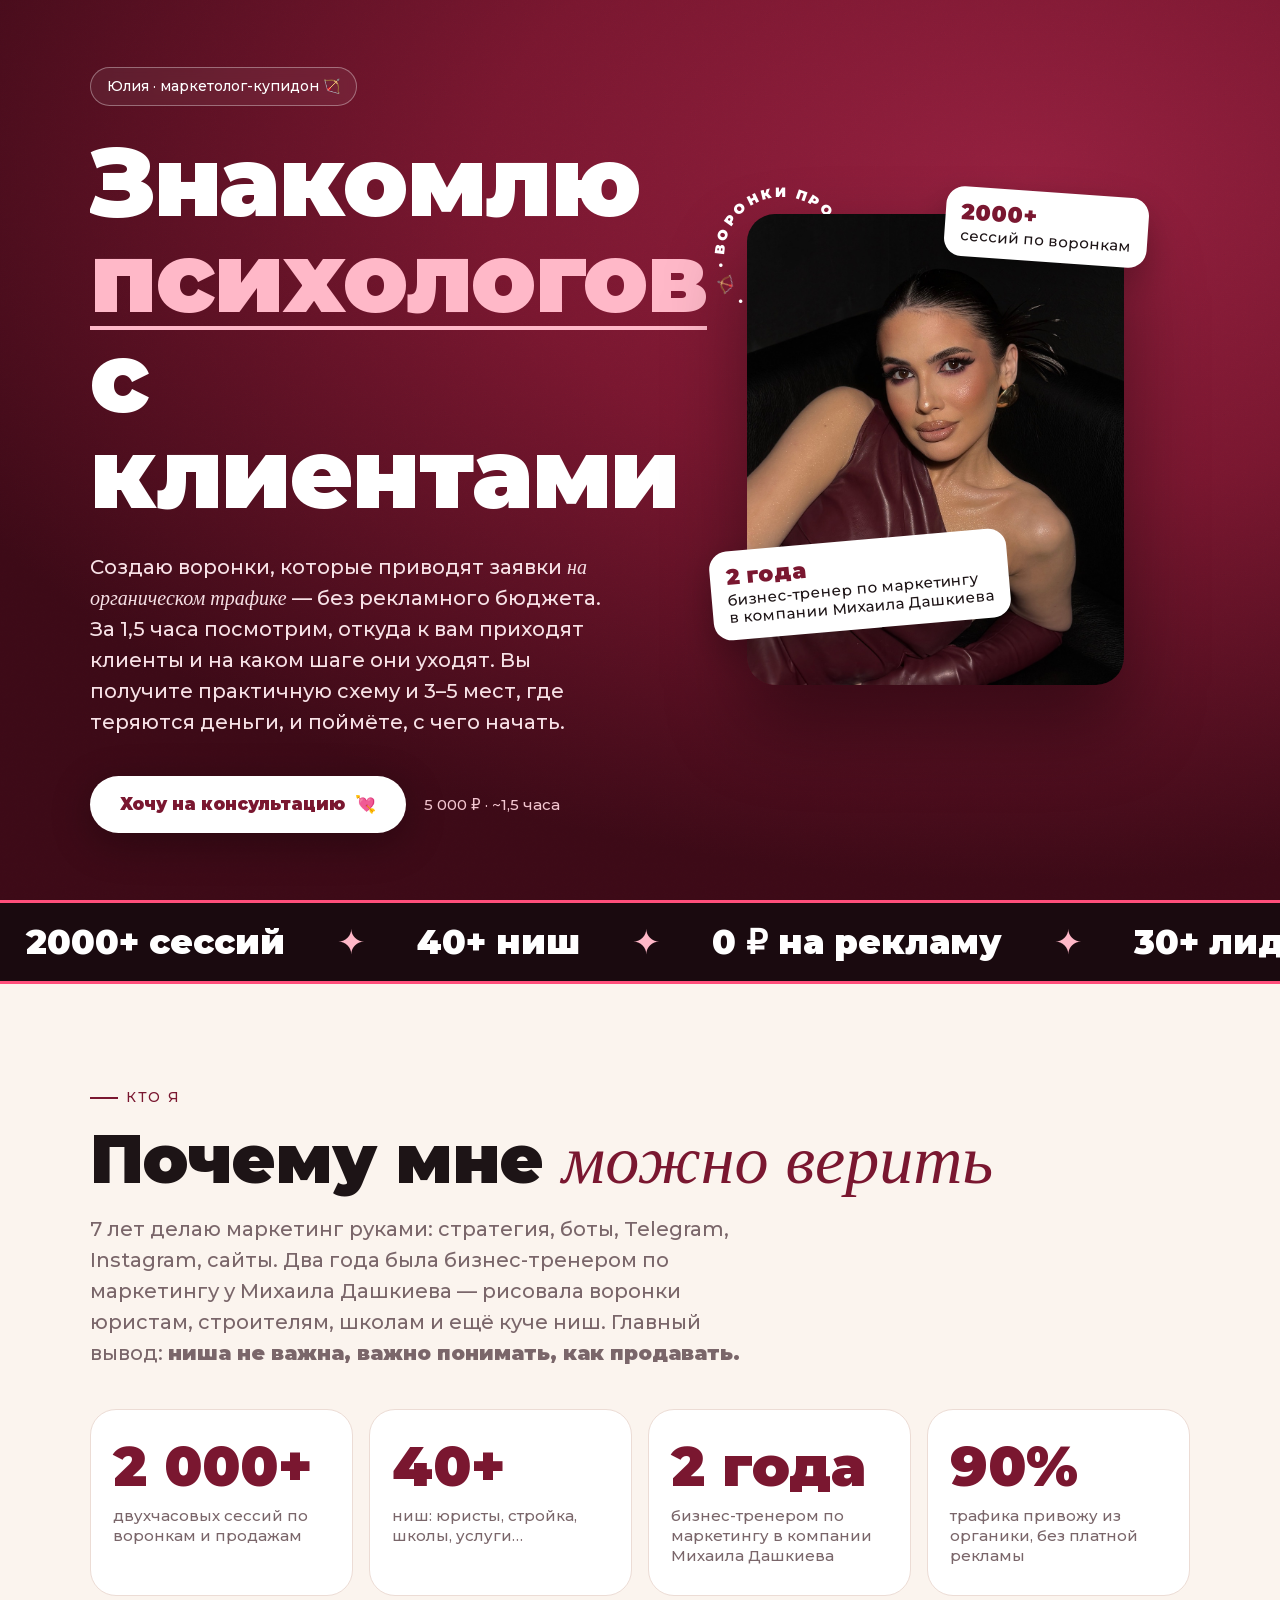
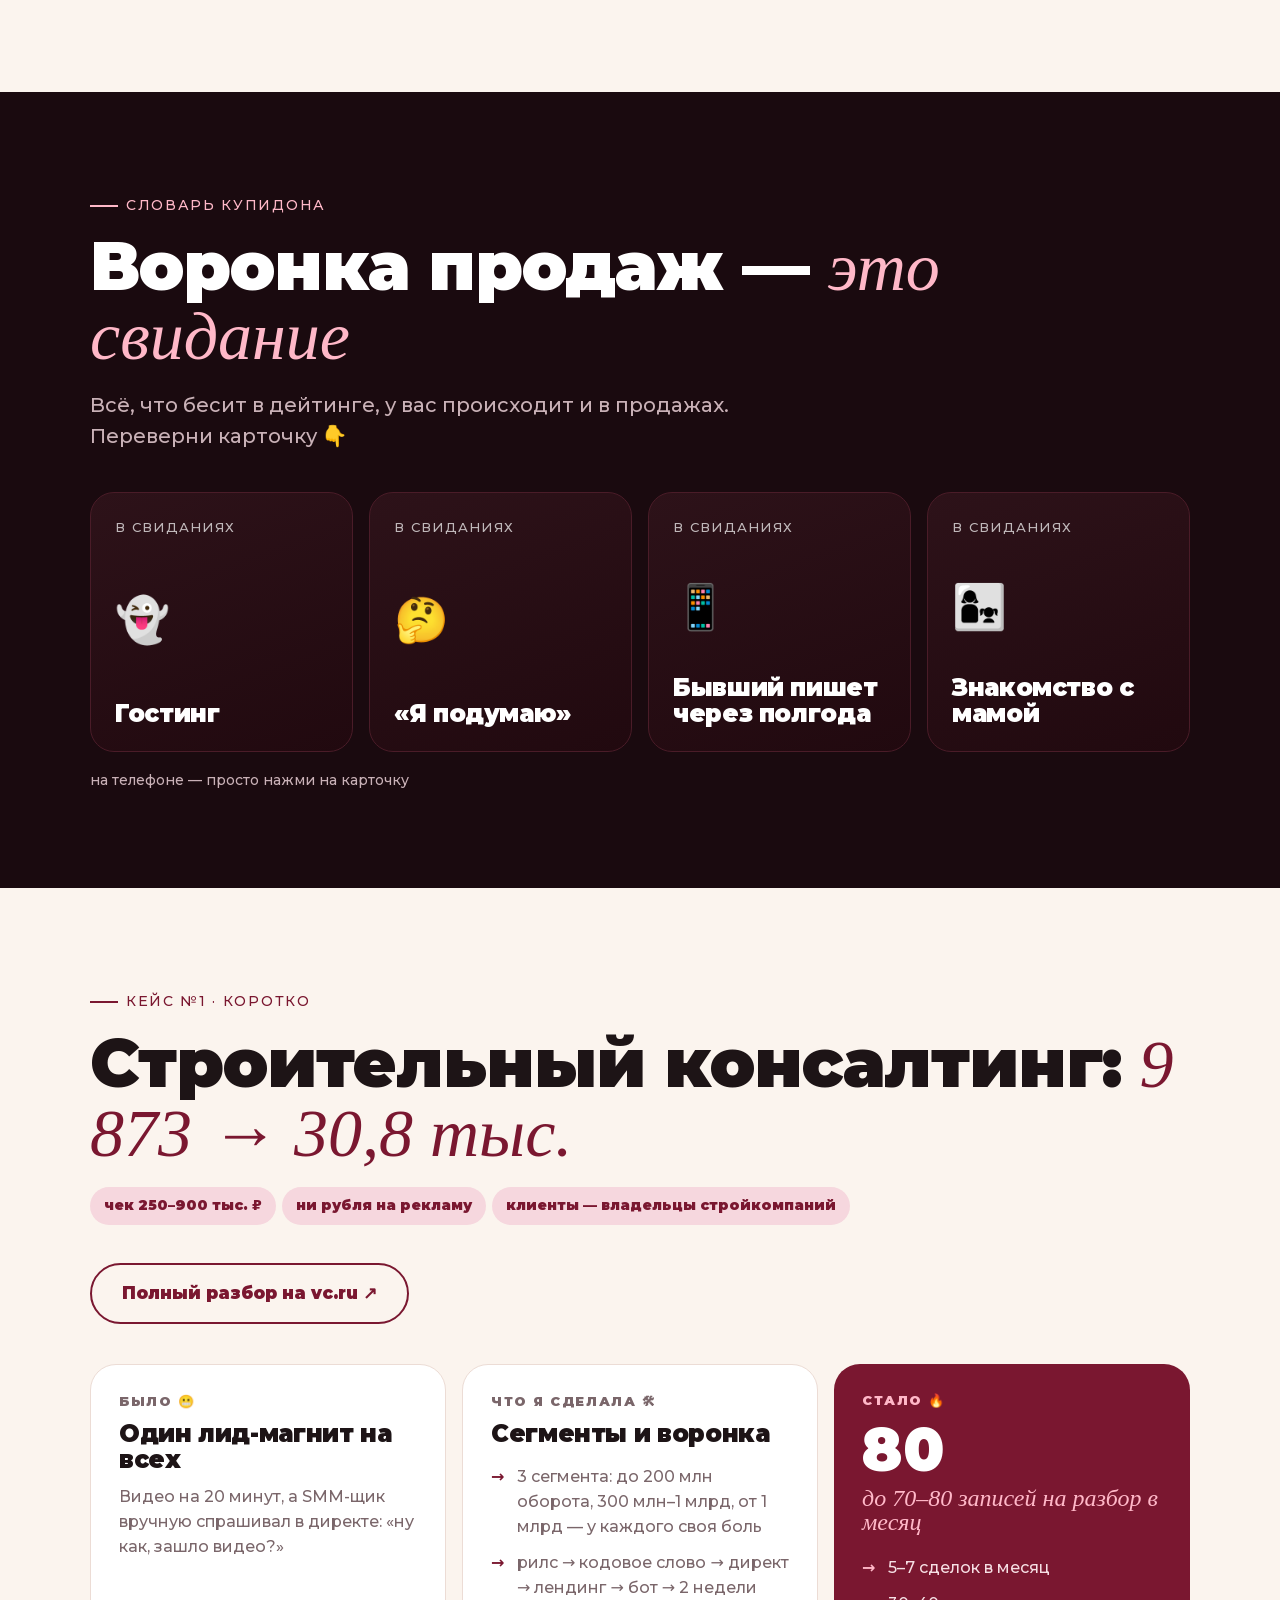
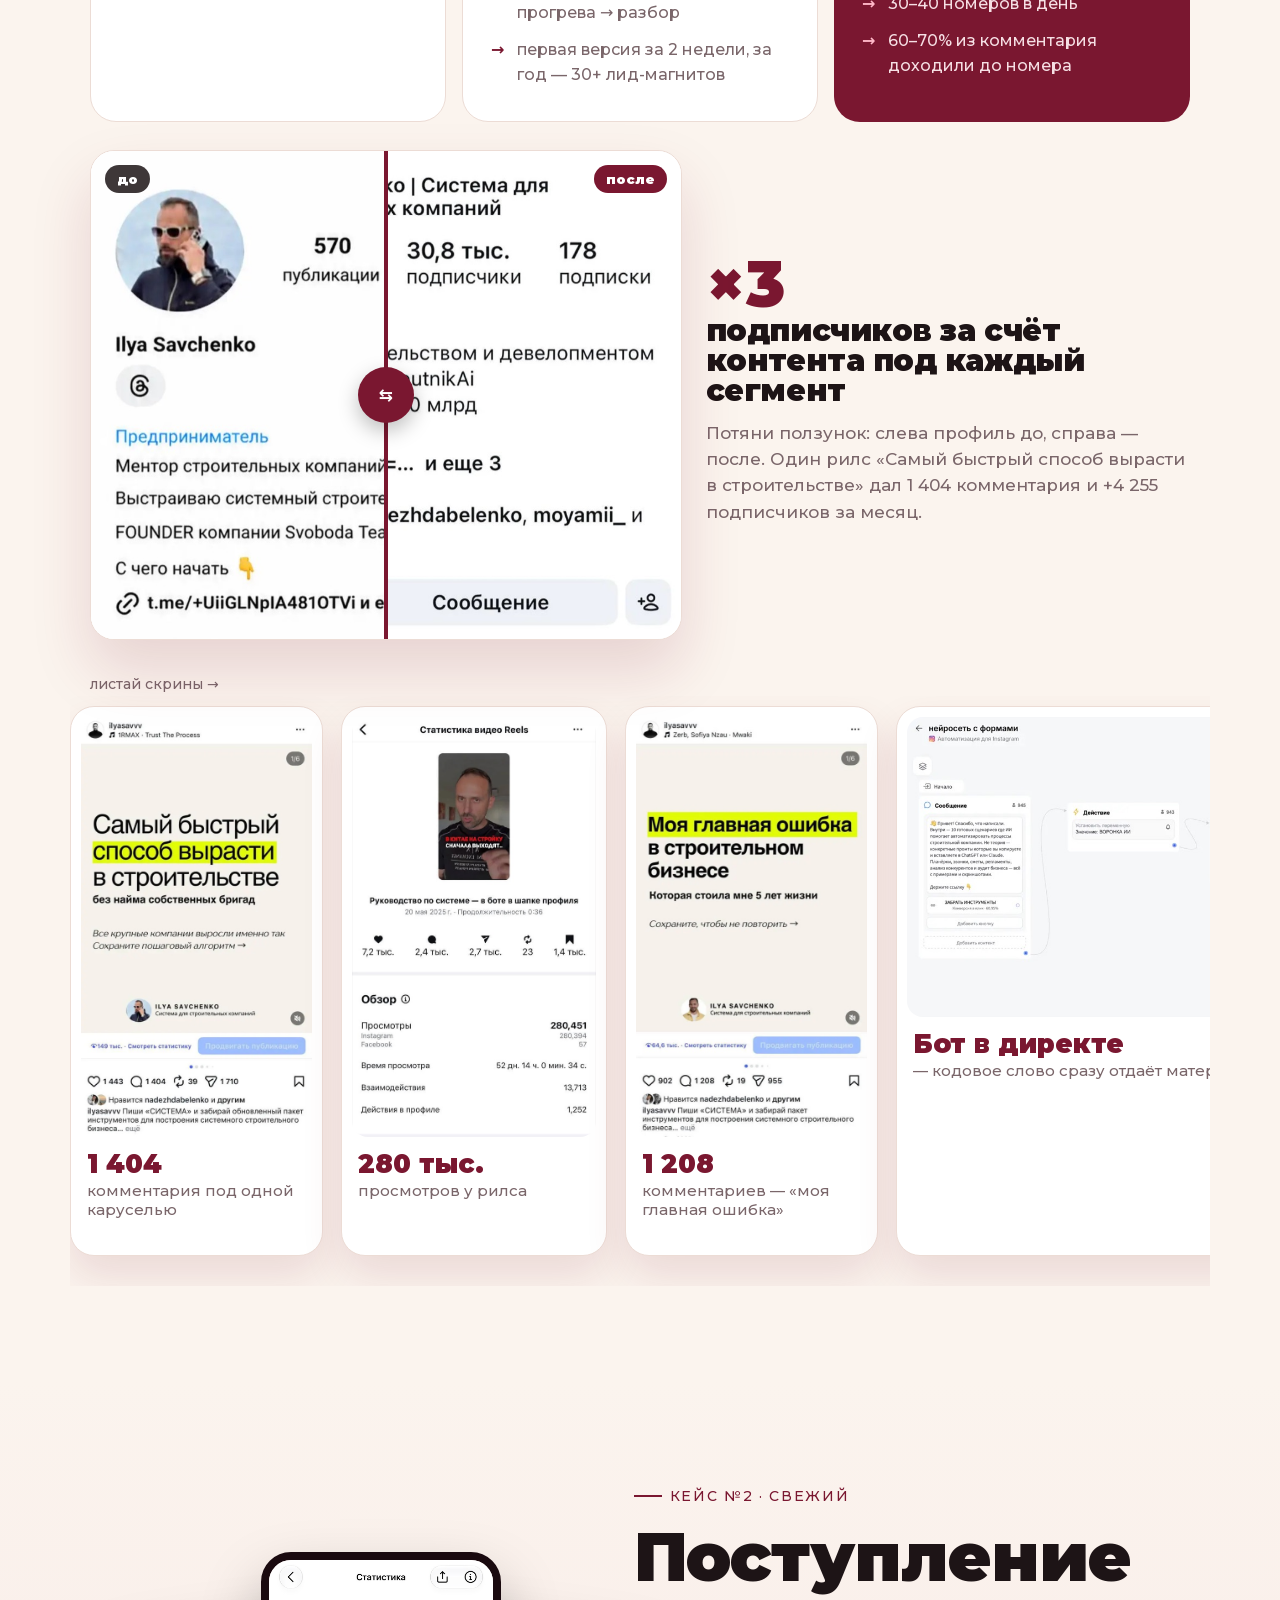
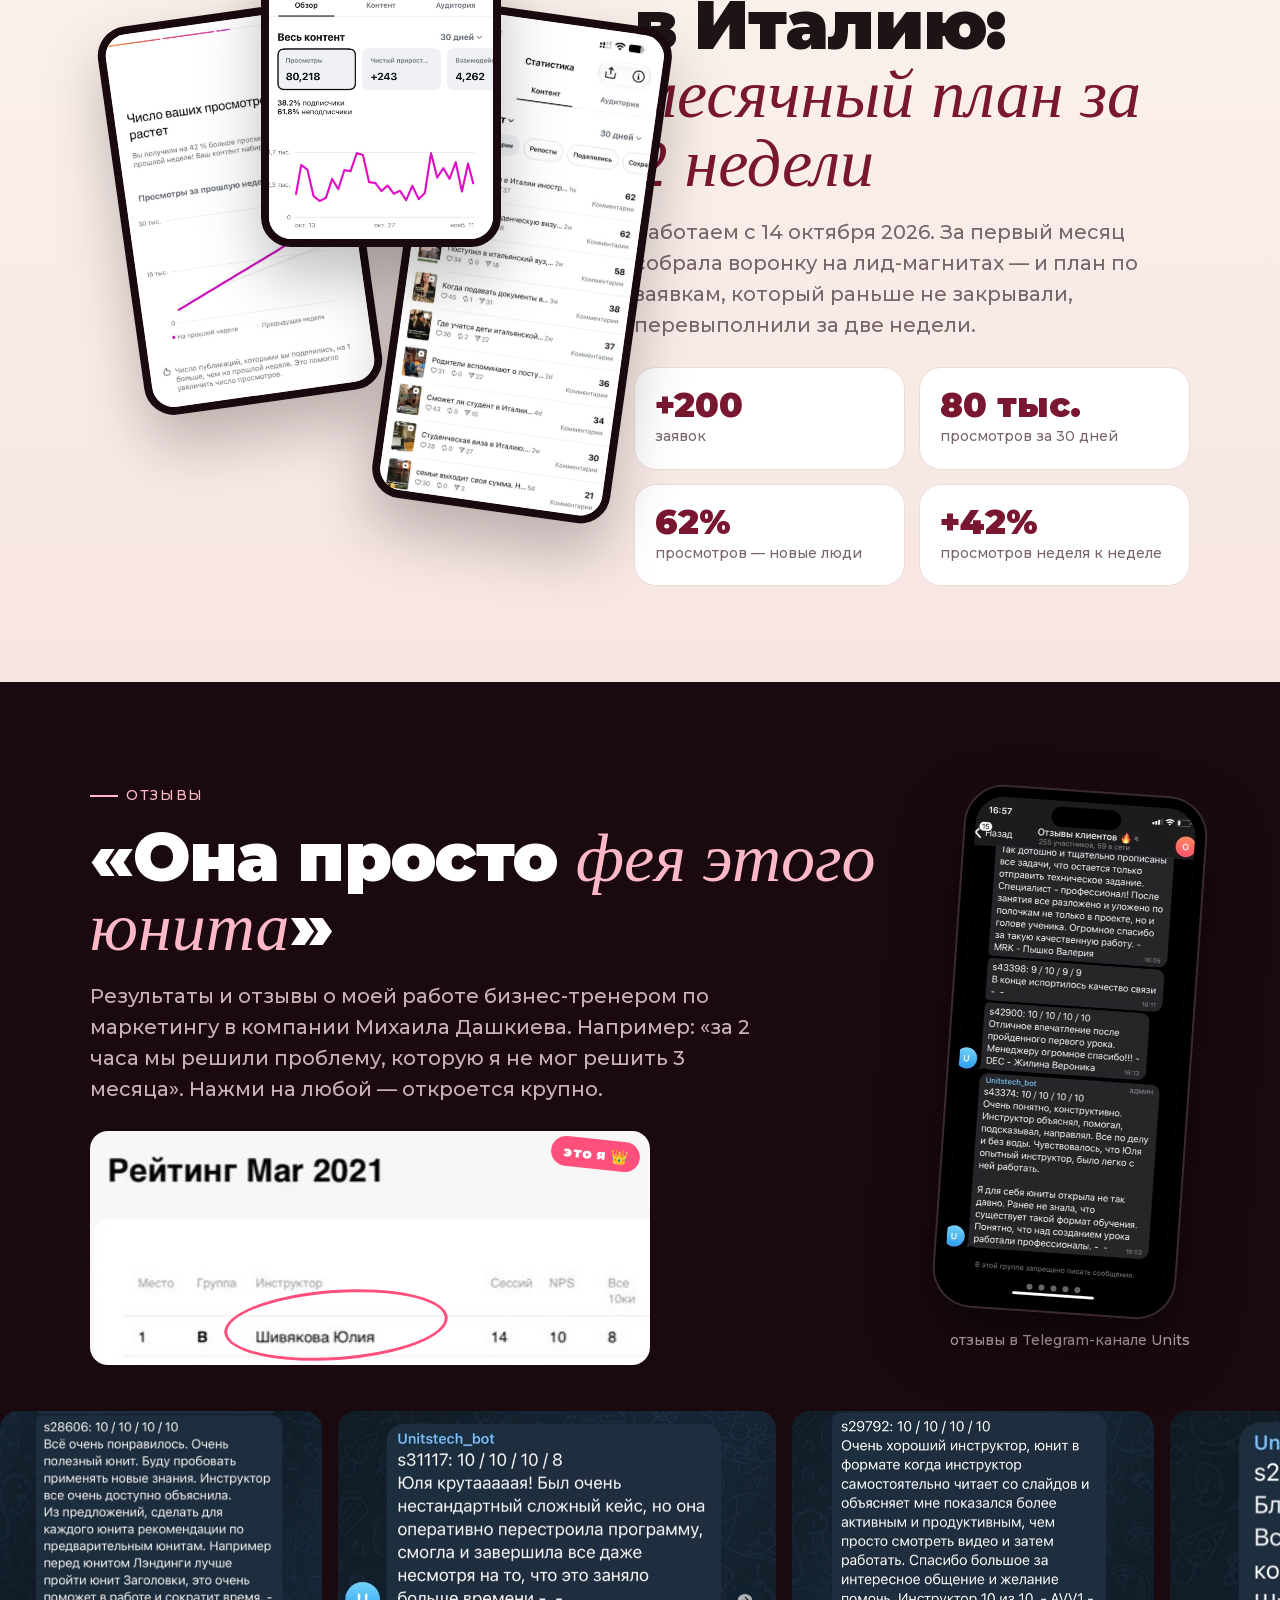
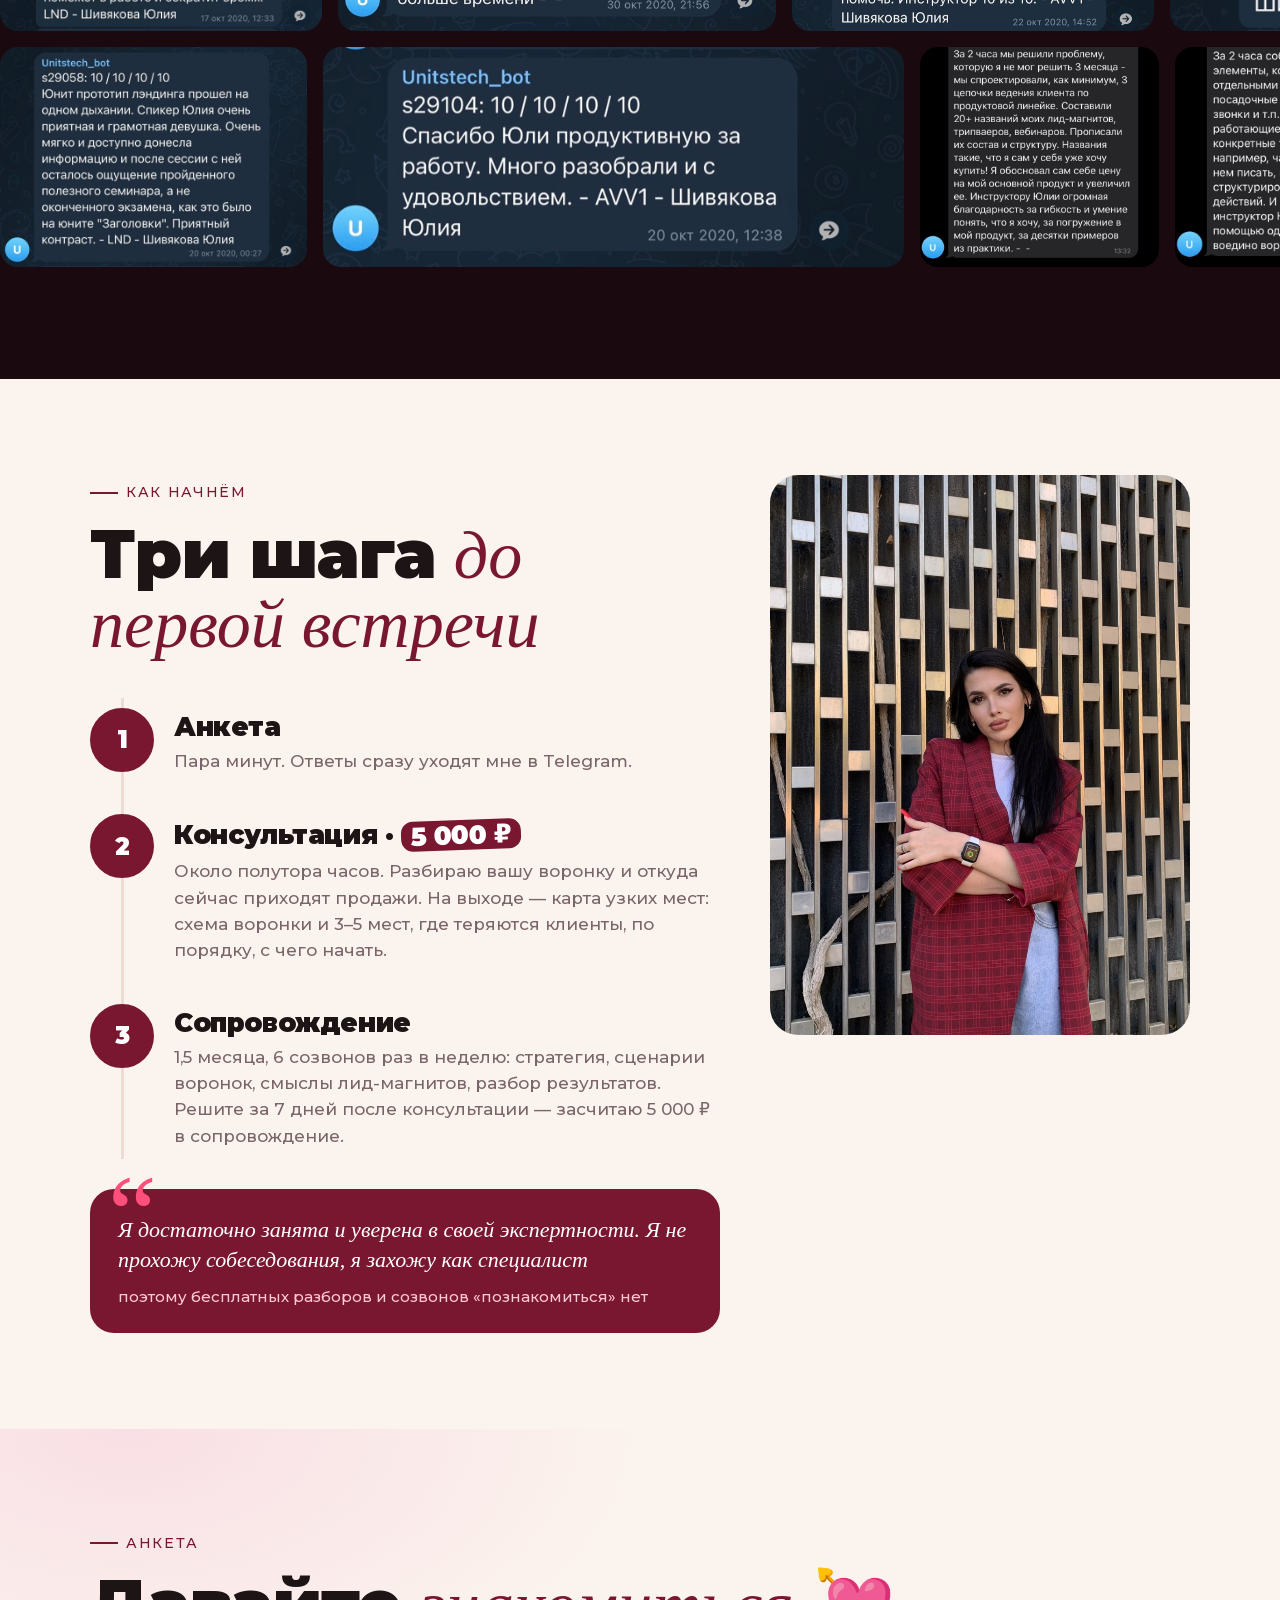
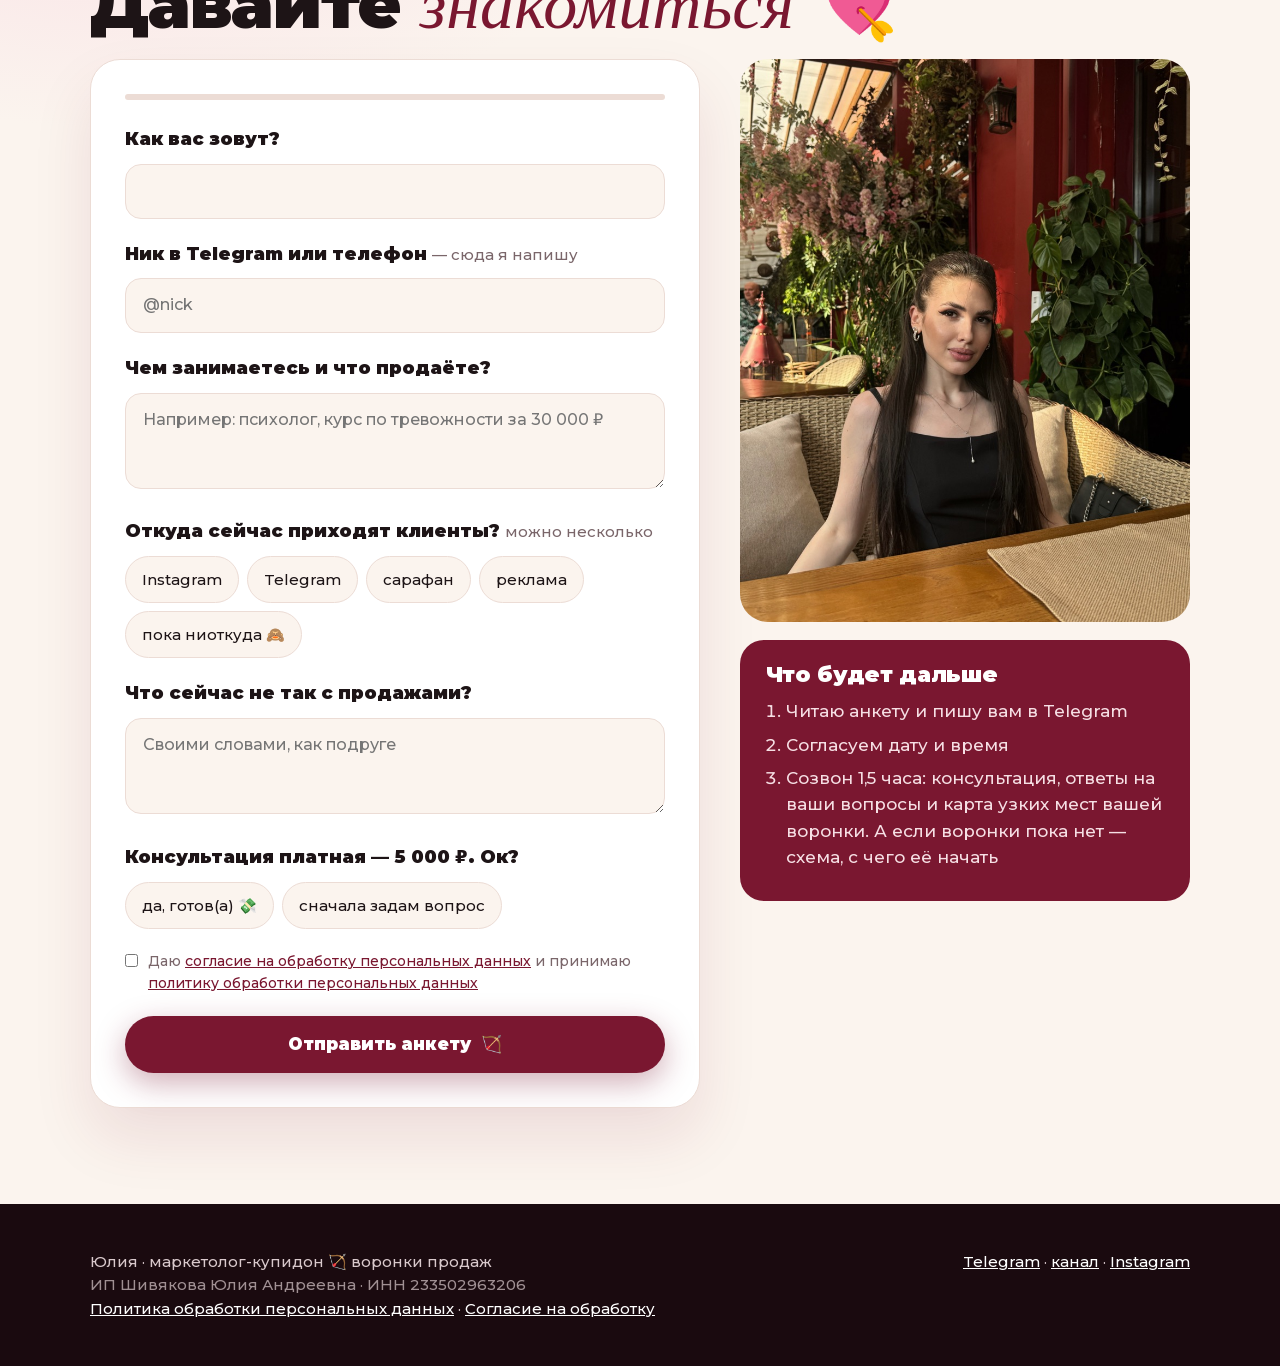
<file: index.html>
<!doctype html>
<html lang="ru">
<head>
<meta charset="utf-8">
<meta name="viewport" content="width=device-width, initial-scale=1">
<title>Юлия — маркетолог-купидон</title>
<meta property="og:title" content="Юлия — маркетолог-купидон">
<meta property="og:description" content="Воронки, которые приводят заявки на органическом трафике. Анкета на консультацию.">
<meta property="og:image" content="https://my-twinkles.pro/img/hero.jpg">
<meta name="description" content="Воронки продаж для экспертов без рекламного бюджета. Консультация 5 000 ₽ — разбор вашей воронки и карта узких мест.">
<link href="fonts-free/montserrat.css" rel="stylesheet">
<style>
:root{
  --bordo:#7A1730; --bordo-2:#94203f; --bordo-dark:#3d0a17; --night:#1a0a0f;
  --cream:#FBF4EE; --paper:#fff; --ink:#1d1416; --muted:#7a666a; --line:#ecdcd5;
  --pink:#f6d7de; --hot:#ff4f7b;
}
*{box-sizing:border-box;margin:0;padding:0}
html{scroll-behavior:smooth;overflow-x:clip}
html{-webkit-text-size-adjust:100%;text-size-adjust:100%}
body{background:var(--cream);color:var(--ink);font:500 17px/1.55 "Montserrat",system-ui,-apple-system,sans-serif;-webkit-font-smoothing:antialiased;overflow-x:hidden}
img,video{display:block;max-width:100%}
a{color:var(--bordo)}
.wrap{max-width:1140px;margin:0 auto;padding:0 20px}
.it{font-family:Georgia,"Times New Roman",serif;font-style:italic;font-weight:400;letter-spacing:0}
h1,h2,h3{font-weight:900;line-height:1;letter-spacing:-.015em}
h2{font-size:clamp(36px,6.4vw,68px);margin-bottom:20px}
h2 .it{color:var(--bordo)}
section{padding:96px 0;position:relative}
.kicker{display:inline-flex;gap:8px;align-items:center;font-size:14px;text-transform:uppercase;letter-spacing:.12em;color:var(--bordo);margin-bottom:16px}
.kicker::before{content:"";width:28px;height:2px;background:currentColor}
.lead{font-size:20px;max-width:680px;color:var(--muted)}
.btn{position:relative;display:inline-flex;align-items:center;gap:10px;background:var(--bordo);color:#fff;text-decoration:none;font:900 17px/1 "Montserrat",sans-serif;padding:20px 30px;border-radius:999px;border:0;cursor:pointer;transition:transform .2s,box-shadow .2s;box-shadow:0 10px 30px rgba(122,23,48,.35)}
.btn:hover{box-shadow:0 16px 40px rgba(122,23,48,.45)}
.btn .h{display:inline-block;animation:beat 1.2s infinite}
@keyframes beat{0%,100%{transform:scale(1)}15%{transform:scale(1.3)}30%{transform:scale(1)}45%{transform:scale(1.2)}}
.btn.ghost{background:transparent;color:var(--bordo);border:2px solid var(--bordo);box-shadow:none}

/* reveal */
.js .rv{opacity:0;transform:translateY(40px)}
.rv{transition:opacity .8s cubic-bezier(.2,.7,.2,1),transform .8s cubic-bezier(.2,.7,.2,1)}
.js .rv.in{opacity:1;transform:none}
.rv.d1{transition-delay:.1s}.rv.d2{transition-delay:.2s}.rv.d3{transition-delay:.3s}.rv.d4{transition-delay:.4s}

/* ---------- HERO ---------- */
.hero{background:radial-gradient(1200px 700px at 80% 20%,var(--bordo-2),var(--bordo) 45%,var(--bordo-dark));color:#fff;padding:0;overflow:hidden;min-height:100vh;display:flex;align-items:center}
.hero::after{content:"";position:absolute;inset:0;background-image:url("data:image/svg+xml,%3Csvg xmlns='http://www.w3.org/2000/svg' width='160' height='160'%3E%3Cfilter id='n'%3E%3CfeTurbulence baseFrequency='.9' numOctaves='2'/%3E%3C/filter%3E%3Crect width='160' height='160' filter='url(%23n)' opacity='.07'/%3E%3C/svg%3E");pointer-events:none;mix-blend-mode:overlay}
.hero .wrap{display:grid;grid-template-columns:1.15fr .85fr;gap:40px;align-items:center;padding-top:60px;padding-bottom:60px;position:relative;z-index:2;width:100%}
.tag{display:inline-flex;gap:8px;align-items:center;border:1px solid rgba(255,255,255,.35);border-radius:999px;padding:8px 16px;font-size:14px;margin-bottom:28px;backdrop-filter:blur(6px);background:rgba(255,255,255,.06)}
.tag i{width:8px;height:8px;border-radius:50%;background:#7dffa8;box-shadow:0 0 0 0 rgba(125,255,168,.7);animation:ping 1.8s infinite;font-style:normal}
@keyframes ping{70%{box-shadow:0 0 0 10px rgba(125,255,168,0)}100%{box-shadow:0 0 0 0 rgba(125,255,168,0)}}
.hero h1{font-size:clamp(40px,7.6vw,96px)}
.hero h1 .line{display:block;overflow:hidden}
.hero h1 .line>span{display:inline-block;transform:translateY(110%);animation:up .9s cubic-bezier(.2,.8,.2,1) forwards}
.hero h1 .line:nth-child(2)>span{animation-delay:.12s}
.hero h1 .line:nth-child(3)>span{animation-delay:.24s}
@keyframes up{to{transform:none}}
.rot{color:#ffb8c8;display:inline-block;min-width:4ch;border-bottom:4px solid #ffb8c8}
.rot.swap{animation:swap .5s}
@keyframes swap{0%{opacity:0;transform:translateY(20px) rotate(-3deg)}100%{opacity:1;transform:none}}
.hero .sub{font-size:20px;max-width:540px;margin:30px 0 38px;color:#f7e1e6;opacity:0;animation:fade 1s .6s forwards}
.hero .cta{opacity:0;animation:fade 1s .8s forwards;display:flex;gap:18px;align-items:center;flex-wrap:wrap}
.hero .cta small{color:#f3c6d0;font-size:15px}
@keyframes fade{to{opacity:1}}
.hero .btn{background:#fff;color:var(--bordo);box-shadow:0 10px 40px rgba(0,0,0,.3)}
.hero-photo{position:relative;opacity:0;animation:pop 1.1s .3s cubic-bezier(.2,.8,.2,1) forwards}
@keyframes pop{from{opacity:0;transform:scale(.9) rotate(3deg)}to{opacity:1;transform:none}}
.hero-photo .ph{border-radius:28px;overflow:hidden;box-shadow:0 40px 80px rgba(0,0,0,.4);aspect-ratio:4/5}
.hero-photo .ph img{width:100%;height:100%;object-fit:cover;object-position:50% 30%;transform:scale(1.08);transition:transform .2s linear}
.badge-rot{position:absolute;top:-34px;left:-40px;width:150px;height:150px;animation:spin 16s linear infinite}
.badge-rot text{font:900 13.5px "Montserrat";letter-spacing:3px;fill:#fff;text-transform:uppercase}
.badge-rot+.badge-c{position:absolute;top:13px;left:7px;width:56px;height:56px;display:grid;place-items:center;font-size:34px}
@keyframes spin{to{transform:rotate(360deg)}}
.sticker{position:absolute;background:#fff;color:var(--ink);border-radius:18px;padding:12px 16px;font-size:15px;line-height:1.25;box-shadow:0 14px 34px rgba(0,0,0,.25);animation:float 5s ease-in-out infinite}
.sticker b{font-weight:900;color:var(--bordo);font-size:22px;display:block}
.sticker.s1{right:-24px;top:-22px;transform:rotate(4deg)}
.sticker.s2{left:-36px;bottom:12%;animation-delay:-2.5s;transform:rotate(-5deg)}
@keyframes float{0%,100%{translate:0 0}50%{translate:0 -12px}}
.hearts{position:absolute;inset:0;pointer-events:none;z-index:1;overflow:hidden}
.hearts span{position:absolute;bottom:-40px;font-size:22px;opacity:.0;animation:rise linear infinite}
@keyframes rise{0%{transform:translateY(0) rotate(0);opacity:0}10%{opacity:.55}100%{transform:translateY(-110vh) rotate(40deg);opacity:0}}
.arrow-fly{position:absolute;z-index:3;top:32%;left:-160px;font-size:54px;animation:fly 1.6s 1.2s cubic-bezier(.5,0,.3,1) forwards;filter:drop-shadow(0 6px 10px rgba(0,0,0,.3))}
@keyframes fly{to{left:58%;opacity:0}}
.scroll-hint{position:absolute;bottom:22px;left:50%;translate:-50% 0;z-index:3;color:#f3c6d0;font-size:13px;letter-spacing:.15em;text-transform:uppercase;animation:bob 2s infinite}
@keyframes bob{50%{translate:-50% 8px}}

/* marquee */
.marq{background:var(--night);color:#fff;overflow:hidden;margin:0;position:relative;z-index:5;border-top:3px solid var(--hot);border-bottom:3px solid var(--hot)}
.marq .track{display:flex;width:max-content;animation:mq 28s linear infinite}
.marq span{font:900 clamp(22px,3vw,34px)/1 "Montserrat";padding:22px 26px;white-space:nowrap}
.marq span.it{font-weight:400;color:#ffb8c8}
@keyframes mq{to{transform:translateX(-50%)}}

/* numbers */
.nums{display:grid;grid-template-columns:repeat(4,1fr);gap:16px;margin-top:40px}
.num{background:var(--paper);border:1px solid var(--line);border-radius:26px;padding:28px 22px;transition:transform .3s,box-shadow .3s}
.num:hover{box-shadow:0 20px 40px rgba(122,23,48,.14);border-color:var(--bordo)}
.num b{display:block;font-weight:900;font-size:clamp(38px,4.6vw,56px);color:var(--bordo);line-height:1}
.num>span{display:block;margin-top:12px;color:var(--muted);font-size:15px;line-height:1.35}

/* dictionary flip cards */
.dict{background:var(--night);color:#fff;overflow:hidden}
.dict h2 .it{color:#ffb8c8}
.dict .lead{color:#c9b1b7}
.cards{display:grid;grid-template-columns:repeat(4,1fr);gap:16px;margin-top:40px;perspective:1200px}
.flip{height:260px;cursor:pointer;position:relative;perspective:1200px}
.flip .fi{position:absolute;inset:0;transform-style:preserve-3d;transition:transform .7s cubic-bezier(.2,.8,.2,1)}
.flip.on .fi{transform:rotateY(180deg)}
@media (hover:hover){.flip:hover .fi{transform:rotateY(180deg)}}
.flip .fi>div{position:absolute;inset:0;border-radius:24px;padding:24px;backface-visibility:hidden;display:flex;flex-direction:column;justify-content:space-between}
.flip .fr{background:linear-gradient(160deg,#2d1219,#21090f);border:1px solid #4a1c28}
.flip .bk{background:var(--bordo);transform:rotateY(180deg)}
.flip .em{font-size:44px}
.flip h3{font-size:24px;line-height:1.1}
.flip .fr small,.flip .bk small{font-size:13px;opacity:.7;text-transform:uppercase;letter-spacing:.1em}
.flip .bk p{font-size:17px;line-height:1.4}
.flip .bk h3{font-family:Georgia,serif;font-style:italic;font-weight:400;font-size:28px}
.tap{color:#c9b1b7;font-size:14px;margin-top:18px}

/* case */
.case-head{display:flex;justify-content:space-between;gap:30px;align-items:end;flex-wrap:wrap;margin-bottom:40px}
.chip{display:inline-block;background:var(--pink);color:var(--bordo);border-radius:999px;padding:8px 14px;font-weight:900;font-size:14px;margin:0 6px 8px 0}
.acts{display:grid;grid-template-columns:repeat(3,1fr);gap:16px;margin-bottom:28px}
.act{border-radius:26px;padding:28px;background:var(--paper);border:1px solid var(--line)}
.act .lbl{font:900 13px "Montserrat";text-transform:uppercase;letter-spacing:.12em;color:var(--muted);margin-bottom:12px}
.act h3{font-size:24px;margin-bottom:12px;line-height:1.1}
.act p,.act li{color:var(--muted);font-size:16px}
.act ul{list-style:none}
.act li{padding:6px 0 6px 26px;position:relative}
.act li::before{content:"→";position:absolute;left:0;color:var(--bordo);font-weight:900}
.act.hot{background:var(--bordo);color:#fff;border:0}
.act.hot .lbl{color:#ffb8c8}
.act.hot p,.act.hot li{color:#f6dfe4}
.act.hot li::before{color:#ffb8c8}
.big{font:900 clamp(40px,5vw,60px)/1 "Montserrat";color:#fff}
.big small{font-size:.4em;color:#ffb8c8;display:block;margin-top:6px;font-family:Georgia,serif;font-style:italic;font-weight:400}

/* before-after */
.ba-wrap{display:grid;grid-template-columns:1.1fr .9fr;gap:24px;align-items:center;margin:20px 0 34px}
.ba{position:relative;border-radius:24px;overflow:hidden;aspect-ratio:1184/980;background:#fff;border:1px solid var(--line);user-select:none;touch-action:pan-y;box-shadow:0 30px 60px rgba(122,23,48,.15)}
.ba img{position:absolute;inset:0;width:100%;height:100%;object-fit:cover;object-position:top}
.ba .top{clip-path:inset(0 50% 0 0)}
.ba .bar{position:absolute;top:0;bottom:0;left:50%;width:4px;background:var(--bordo);translate:-2px 0}
.ba .knob{position:absolute;top:50%;left:50%;translate:-50% -50%;width:56px;height:56px;border-radius:50%;background:var(--bordo);color:#fff;display:grid;place-items:center;font-weight:900;box-shadow:0 8px 20px rgba(0,0,0,.25);cursor:ew-resize}
.ba .l,.ba .r{position:absolute;top:14px;padding:6px 12px;border-radius:999px;font:900 13px "Montserrat";background:rgba(29,20,22,.85);color:#fff}
.ba .l{left:14px}.ba .r{right:14px;background:var(--bordo)}
.ba-side h3{font-size:30px;margin-bottom:14px}
.ba-side p{color:var(--muted);margin-bottom:14px}
.ba-side .delta{font:900 64px/1 "Montserrat";color:var(--bordo)}

/* strip */
.strip{display:flex;gap:18px;overflow-x:auto;scroll-snap-type:x mandatory;padding:10px 20px 30px;margin:0 -20px;cursor:grab;scrollbar-width:none}
.strip::-webkit-scrollbar{display:none}
.shot{flex:0 0 auto;display:flex;flex-direction:column;width:min-content;scroll-snap-align:start;background:#fff;border-radius:24px;padding:10px 10px 16px;box-shadow:0 20px 40px rgba(122,23,48,.12);border:1px solid var(--line)}
.shot img{height:420px;width:auto;max-width:none;border-radius:16px;transition:transform .4s}
.shot.wide img{height:300px}
.shot:hover img{transform:scale(1.02)}
.shot .cap{padding:14px 6px 0;font-size:15px;line-height:1.3;color:var(--muted)}
.shot .cap b{display:block;font:900 26px/1 "Montserrat",sans-serif;color:var(--bordo);margin-bottom:4px}
.hint{color:var(--muted);font-size:14px}

/* italy */
.italy{background:linear-gradient(180deg,var(--cream),#f7e5e3)}
.fan{position:relative;height:560px}
.fan .p{position:absolute;width:240px;border-radius:30px;overflow:hidden;border:8px solid var(--night);box-shadow:0 30px 60px rgba(0,0,0,.25);transition:transform 1s cubic-bezier(.2,.8,.2,1)}
.fan .p img{width:100%}
.fan .p1{left:6%;top:60px;transform:rotate(-8deg)}
.fan .p2{left:34%;top:0;z-index:2}
.fan .p3{left:62%;top:60px;transform:rotate(8deg)}
.js .fan:not(.in) .p1{transform:rotate(-10deg) translateY(60px)}
.js .fan:not(.in) .p2{transform:translateY(80px)}
.js .fan:not(.in) .p3{transform:rotate(10deg) translateY(60px)}
.ital-grid{display:grid;grid-template-columns:.95fr 1.05fr;gap:40px;align-items:center}
.stat-list{display:grid;grid-template-columns:1fr 1fr;gap:14px;margin-top:26px}
.stat{background:#fff;border-radius:22px;padding:20px;border:1px solid var(--line)}
.stat b{font:900 34px/1 "Montserrat";color:var(--bordo);display:block}
.stat>span{font-size:14px;color:var(--muted)}

/* reviews */
.revs{background:var(--night);color:#fff;overflow:hidden}
.revs h2 .it{color:#ffb8c8}
.revs .lead{color:#c9b1b7}
.rev-top{display:grid;grid-template-columns:1fr auto;gap:40px;align-items:center;margin-bottom:46px}
.phone{width:240px;border-radius:38px;border:10px solid #000;overflow:hidden;box-shadow:0 0 0 2px #3a2a2e,0 30px 60px rgba(0,0,0,.5);position:relative;rotate:4deg;aspect-ratio:591/1280;background:#111}
.phone .notch{position:absolute;top:6px;left:50%;translate:-50% 0;width:70px;height:20px;border-radius:12px;background:#000;z-index:3}
.phone .sl{position:absolute;inset:0;display:flex;width:500%;animation:slides 17.5s infinite}
.phone .sl img{width:20%;height:100%;object-fit:cover;object-position:top}
@keyframes slides{0%,16%{transform:translateX(0)}20%,36%{transform:translateX(-20%)}40%,56%{transform:translateX(-40%)}60%,76%{transform:translateX(-60%)}80%,96%{transform:translateX(-80%)}100%{transform:translateX(0)}}
.phone .dots{position:absolute;bottom:10px;left:0;right:0;display:flex;justify-content:center;gap:6px;z-index:3}
.phone .dots i{width:6px;height:6px;border-radius:50%;background:rgba(255,255,255,.4);animation:dot 17.5s infinite}
.phone .dots i:nth-child(2){animation-delay:3.5s}.phone .dots i:nth-child(3){animation-delay:7s}.phone .dots i:nth-child(4){animation-delay:10.5s}.phone .dots i:nth-child(5){animation-delay:14s}
@keyframes dot{0%,19%{background:#fff;transform:scale(1.3)}20%,100%{background:rgba(255,255,255,.4);transform:none}}
.phone-cap{text-align:center;color:#c9b1b7;font-size:14px;margin-top:18px}
.rating{position:relative;margin-top:26px;max-width:560px;border-radius:18px;overflow:hidden;background:#fff}
.rating img{width:100%}
.rating .circ{position:absolute;left:24%;top:68%;width:40%;height:30%;border:3px solid var(--hot);border-radius:50%;transform:rotate(-4deg);transition:all .6s .4s cubic-bezier(.2,.8,.2,1)}
.js .rating:not(.in) .circ{transform:rotate(-4deg) scale(.6);opacity:0}
.rating .me{position:absolute;right:10px;top:8px;background:var(--hot);color:#fff;font:900 14px "Montserrat";border-radius:999px;padding:6px 12px;rotate:6deg}
.row{display:flex;gap:16px;width:max-content;margin-bottom:16px;animation:mq 60s linear infinite}
.row.rev{animation-direction:reverse;animation-duration:70s}
.revs:hover .row{animation-play-state:paused}
.row img{height:220px;width:auto;border-radius:18px;cursor:zoom-in;transition:box-shadow .3s,outline-color .3s;outline:3px solid transparent}
.row img:hover{outline-color:var(--hot)}
.lb{position:fixed;inset:0;background:rgba(10,4,6,.9);display:none;place-items:center;z-index:100;padding:20px;cursor:zoom-out}
.lb.on{display:grid}
.lb img{max-height:88vh;max-width:min(92vw,760px);border-radius:16px}

/* how */
.steps{position:relative;margin-top:30px}
.steps::before{content:"";position:absolute;left:31px;top:10px;bottom:10px;width:3px;background:var(--line)}
.steps .fill{position:absolute;left:31px;top:10px;width:3px;background:var(--bordo);height:0;transition:height .2s linear}
.step{display:grid;grid-template-columns:64px 1fr;gap:20px;padding:20px 0;position:relative}
.step .n{width:64px;height:64px;border-radius:50%;background:var(--paper);border:3px solid var(--bordo);color:var(--bordo);display:grid;place-items:center;font-weight:900;font-size:24px;position:relative;z-index:1;transition:all .4s}
.step.in .n{background:var(--bordo);color:#fff}
.step h3{font-size:26px;margin:6px 0 8px}
.step p{color:var(--muted)}
.price{display:inline-block;background:var(--bordo);color:#fff;border-radius:12px;padding:2px 10px;rotate:-2deg}
.how-grid{display:grid;grid-template-columns:1.2fr .8fr;gap:50px;align-items:start}
.how-photo{position:sticky;top:30px}
.how-photo img{border-radius:28px;aspect-ratio:3/4;object-fit:cover;width:100%}
.quote{margin-top:20px;background:var(--bordo);color:#fff;border-radius:24px;padding:26px 28px;font-size:22px;line-height:1.35;position:relative}
.quote::before{content:"“";position:absolute;top:-30px;left:18px;font:400 110px/1 Georgia;color:var(--hot)}
.quote small{display:block;font:500 15px/1.4 "Montserrat";color:#ffc9d5;margin-top:12px}
.honest{margin-top:16px;border:2px dashed #dcc3bc;border-radius:24px;padding:20px 24px;color:var(--muted)}
.honest b{color:var(--ink)}

/* form */
.form-sec{background:radial-gradient(900px 500px at 10% 0%,#f9dfe5,var(--cream) 60%)}
.form-grid{display:grid;grid-template-columns:1.15fr .85fr;gap:40px;align-items:start}
form{background:var(--paper);border-radius:30px;padding:34px;border:1px solid var(--line);box-shadow:0 30px 60px rgba(122,23,48,.1);position:relative}
.prog{height:6px;background:var(--line);border-radius:6px;margin-bottom:26px;overflow:hidden}
.prog i{display:block;height:100%;width:0;background:linear-gradient(90deg,var(--bordo),var(--hot));transition:width .4s}
.field{margin-bottom:22px}
.q{display:block;font-weight:900;font-size:18px;margin-bottom:10px}
.q small{font-weight:500;color:var(--muted);font-size:15px}
input[type=text],textarea{width:100%;border:1.5px solid var(--line);background:var(--cream);border-radius:16px;padding:15px 17px;font:500 16px/1.4 "Montserrat",sans-serif;color:var(--ink);outline:none;transition:all .2s}
input[type=text]:focus,textarea:focus{border-color:var(--bordo);background:#fff;box-shadow:0 0 0 4px rgba(122,23,48,.1)}
textarea{min-height:96px;resize:vertical}
.chips{display:flex;flex-wrap:wrap;gap:8px}
.chips label{cursor:pointer}
.chips input{position:absolute;opacity:0;pointer-events:none}
.chips span{display:inline-block;padding:11px 16px;border-radius:999px;border:1.5px solid var(--line);background:var(--cream);font-size:15px;transition:all .15s}
.chips span:hover{border-color:var(--bordo)}
.chips input:checked+span{background:var(--bordo);color:#fff;border-color:var(--bordo);transform:scale(1.05)}
.chips input:focus-visible+span{outline:2px solid var(--bordo);outline-offset:2px}
.agree{display:flex;gap:10px;font-size:14px;color:var(--muted);margin:6px 0 22px;align-items:flex-start}
.agree input{margin-top:3px;accent-color:var(--bordo)}
.err{color:var(--bordo);font-size:14px;margin:-10px 0 14px;display:none}
.side{position:sticky;top:30px}
.side img{border-radius:28px;aspect-ratio:4/5;object-fit:cover;width:100%;margin-bottom:18px}
.side .card{background:var(--bordo);color:#fff;border-radius:24px;padding:24px 26px}
.side .card h3{font-size:22px;margin-bottom:12px}
.side .card ol{padding-left:20px}
.side .card li{margin:7px 0;color:#f6dfe4}
.done{display:none;text-align:center;padding:30px 10px}
.done .bigh{font-size:72px;animation:beat 1.2s infinite;display:inline-block}
.done h3{font-size:32px;margin:12px 0}
.done p{color:var(--muted);margin-bottom:24px}
.done .btns{display:flex;flex-direction:column;gap:12px;align-items:center}
.burst{position:fixed;pointer-events:none;z-index:200;font-size:24px;animation:burst 1.4s cubic-bezier(.2,.8,.2,1) forwards}
@keyframes burst{to{transform:translate(var(--x),var(--y)) rotate(var(--r));opacity:0}}

footer{background:var(--night);color:#d9c9cc;padding:46px 0;font-size:15px}
footer .wrap{display:flex;justify-content:space-between;gap:20px;flex-wrap:wrap}
footer a{color:#fff}
.mob-cta{display:none}

@media (max-width:900px){
  section{padding:72px 0}
  .hero .wrap{grid-template-columns:1fr;gap:56px;padding-top:40px}
  .hero-photo{max-width:340px;margin:0 auto;width:86%}
  .sticker.s1{right:-18px}.sticker.s2{left:-22px}
  .badge-rot{width:120px;height:120px;left:-26px;top:-26px}
  .badge-rot+.badge-c{top:10px;left:6px;font-size:28px;width:48px;height:48px}
  .nums,.cards{grid-template-columns:1fr 1fr}
  .flip{height:240px}
  .acts,.ba-wrap,.ital-grid,.how-grid,.form-grid,.rev-top{grid-template-columns:1fr}
  .fan{height:420px}
  .fan .p{width:170px}
  .fan .p1{left:0}.fan .p2{left:calc(50% - 85px)}.fan .p3{left:auto;right:0}
  .shot img{height:340px}.shot.wide img{height:220px}
  .phone{margin:0 auto}
  .how-photo{display:none}
  .side{position:static;order:-1}
  .side img{display:none}
  form{padding:22px}
  .row img{height:170px}
  .mob-cta{display:flex;position:fixed;left:16px;right:16px;bottom:14px;z-index:50;justify-content:center;transform:translateY(120%);transition:transform .4s}
  .mob-cta.on{transform:none}
}
@media (max-width:600px){.flip{height:280px}.flip .fi>div{padding:16px 14px;justify-content:flex-start;gap:8px}.flip .fr{justify-content:space-between!important}.flip h3{font-size:19px}.flip .bk h3{font-size:21px}.flip .bk p{font-size:13.5px;line-height:1.4}.flip .fr small,.flip .bk small{font-size:11px}.flip .em{font-size:36px}}
@media (prefers-reduced-motion:reduce){
  *,*::before,*::after{animation:none!important;transition:none!important}
  .rv,.hero h1 .line>span,.hero .sub,.hero .cta,.hero-photo{opacity:1!important;transform:none!important}
  .arrow-fly,.hearts{display:none}
}
</style>
</head>
<body>

<!-- HERO -->
<section class="hero">
  <div class="hearts" id="hearts"></div>
  <div class="arrow-fly">🏹</div>
  <div class="wrap">
    <div>
      <span class="tag">Юлия · маркетолог-купидон 🏹</span>
      <h1>
        <span class="line"><span>Знакомлю</span></span>
        <span class="line"><span><span class="rot" id="rot">экспертов</span></span></span>
        <span class="line"><span>с клиентами</span></span>
      </h1>
      <p class="sub">Создаю воронки, которые приводят заявки <span class="it">на органическом трафике</span> — без рекламного бюджета. За 1,5 часа посмотрим, откуда к вам приходят клиенты и на каком шаге они уходят. Вы получите практичную схему и 3–5 мест, где теряются деньги, и поймёте, с чего начать.</p>
      <div class="cta">
        <a class="btn" href="#anketa">Хочу на консультацию <span class="h">💘</span></a>
        <small>5 000 ₽ · ~1,5 часа</small>
      </div>
    </div>
    <div class="hero-photo">
      <svg class="badge-rot" viewBox="0 0 150 150" aria-hidden="true"><defs><path id="c" d="M75,75 m-58,0 a58,58 0 1,1 116,0 a58,58 0 1,1 -116,0"/></defs><text><textPath href="#c" textLength="360">воронки продаж · купидон · 🏹 ·</textPath></text></svg>
      <div class="badge-c">💘</div>
      <div class="ph"><img id="heroImg" src="img/hero.jpg" alt="Юлия, маркетолог"></div>
      <div class="sticker s1"><b>2000+</b>сессий по воронкам</div>
      <div class="sticker s2"><b>2 года</b>бизнес-тренер по маркетингу<br>в компании Михаила Дашкиева</div>
    </div>
  </div>
</section>

<div class="marq" aria-hidden="true"><div class="track" id="mq">
  <span>2000+ сессий</span><span class="it">✦</span><span>40+ ниш</span><span class="it">✦</span><span>0 ₽ на рекламу</span><span class="it">✦</span><span>30+ лид-магнитов</span><span class="it">✦</span><span>бизнес-тренер в компании Михаила Дашкиева</span><span class="it">✦</span><span class="it">от первого лайка до оплаты</span><span class="it">✦</span>

  <span>2000+ сессий</span><span class="it">✦</span><span>40+ ниш</span><span class="it">✦</span><span>0 ₽ на рекламу</span><span class="it">✦</span><span>30+ лид-магнитов</span><span class="it">✦</span><span>бизнес-тренер в компании Михаила Дашкиева</span><span class="it">✦</span><span class="it">от первого лайка до оплаты</span><span class="it">✦</span>
</div></div>

<!-- WHY -->
<section>
  <div class="wrap">
    <div class="kicker rv">кто я</div>
    <h2 class="rv">Почему мне <span class="it">можно верить</span></h2>
    <p class="lead rv d1">7 лет делаю маркетинг руками: стратегия, боты, Telegram, Instagram, сайты. Два года была бизнес-тренером по маркетингу у Михаила Дашкиева — рисовала воронки юристам, строителям, школам и ещё куче ниш. Главный вывод: <b>ниша не важна, важно понимать, как продавать.</b></p>
    <div class="nums">
      <div class="num rv"><b data-count="2000" data-suf="+">2 000+</b><span>двухчасовых сессий по воронкам и продажам</span></div>
      <div class="num rv d1"><b data-count="40" data-suf="+">40+</b><span>ниш: юристы, стройка, школы, услуги…</span></div>
      <div class="num rv d2"><b><span data-count="2">2</span> года</b><span>бизнес-тренером по маркетингу в компании Михаила Дашкиева</span></div>
      <div class="num rv d3"><b data-count="90" data-suf="%">90%</b><span>трафика привожу из органики, без платной рекламы</span></div>
    </div>
  </div>
</section>

<!-- DICTIONARY -->
<section class="dict">
  <div class="wrap">
    <div class="kicker rv" style="color:#ffb8c8">словарь купидона</div>
    <h2 class="rv">Воронка продаж — <span class="it">это свидание</span></h2>
    <p class="lead rv d1">Всё, что бесит в дейтинге, у вас происходит и в продажах. Переверни карточку 👇</p>
    <div class="cards">
      <div class="flip rv"><div class="fi"><div class="fr"><small>в свиданиях</small><div class="em">👻</div><h3>Гостинг</h3></div><div class="bk"><small>в продажах</small><h3>Слив воронки</h3><p>Человек скачал лид-магнит и пропал. Значит, после первого шага ему не дали второй.</p></div></div></div>
      <div class="flip rv d1"><div class="fi"><div class="fr"><small>в свиданиях</small><div class="em">🤔</div><h3>«Я подумаю»</h3></div><div class="bk"><small>в продажах</small><h3>Дорого</h3><p>Ценность не дожали. Не убедили, что это стоит своих денег.</p></div></div></div>
      <div class="flip rv d2"><div class="fi"><div class="fr"><small>в свиданиях</small><div class="em">📱</div><h3>Бывший пишет через полгода</h3></div><div class="bk"><small>в продажах</small><h3>Реактивация базы</h3><p>Старые подписчики и заявки — тоже деньги, если им вовремя написать.</p></div></div></div>
      <div class="flip rv d3"><div class="fi"><div class="fr"><small>в свиданиях</small><div class="em">👩‍👧</div><h3>Знакомство с мамой</h3></div><div class="bk"><small>в продажах</small><h3>Кросс-сейл</h3><p>Клиент уже доверяет — самое время показать ему следующий продукт.</p></div></div></div>
    </div>
    <p class="tap">на телефоне — просто нажми на карточку</p>
  </div>
</section>

<!-- CASE 1 -->
<section id="cases">
  <div class="wrap">
    <div class="case-head">
      <div>
        <div class="kicker rv">кейс №1 · коротко</div>
        <h2 class="rv">Строительный консалтинг: <span class="it">9 873 → 30,8 тыс.</span></h2>
        <div class="rv d1"><span class="chip">чек 250–900 тыс. ₽</span><span class="chip">ни рубля на рекламу</span><span class="chip">клиенты — владельцы стройкомпаний</span></div>
      </div>
      <a class="btn ghost rv" href="https://vc.ru/marketing/3070400-voronka-prodazh-dlya-konsaltinga-bez-budjeta-na-reklamu" target="_blank" rel="noopener">Полный разбор на vc.ru ↗</a>
    </div>

    <div class="acts">
      <div class="act rv"><div class="lbl">было 😬</div><h3>Один лид-магнит на всех</h3><p>Видео на 20 минут, а SMM-щик вручную спрашивал в директе: «ну как, зашло видео?»</p></div>
      <div class="act rv d1"><div class="lbl">что я сделала 🛠</div><h3>Сегменты и воронка</h3><ul><li>3 сегмента: до 200 млн оборота, 300 млн–1 млрд, от 1 млрд — у каждого своя боль</li><li>рилс → кодовое слово → директ → лендинг → бот → 2 недели прогрева → разбор</li><li>первая версия за 2 недели, за год — 30+ лид-магнитов</li></ul></div>
      <div class="act hot rv d2"><div class="lbl">стало 🔥</div><div class="big"><span data-count="80">80</span><small>до 70–80 записей на разбор в месяц</small></div><ul style="margin-top:16px"><li>5–7 сделок в месяц</li><li>30–40 номеров в день</li><li>60–70% из комментария доходили до номера</li></ul></div>
    </div>

    <div class="ba-wrap">
      <div class="ba rv" id="ba">
        <img src="img/case/after.jpg" alt="Профиль после: 30,8 тыс. подписчиков">
        <img class="top" src="img/case/before.jpg" alt="Профиль до: 9 873 подписчика">
        <span class="l">до</span><span class="r">после</span>
        <div class="bar"></div><div class="knob">⇆</div>
      </div>
      <div class="ba-side rv d1">
        <div class="delta">×3</div>
        <h3>подписчиков за счёт контента под каждый сегмент</h3>
        <p>Потяни ползунок: слева профиль до, справа — после. Один рилс «Самый быстрый способ вырасти в строительстве» дал 1 404 комментария и +4 255 подписчиков за месяц.</p>
      </div>
    </div>

    <p class="hint rv">листай скрины →</p>
    <div class="strip" id="strip">
      <div class="shot"><img src="img/case/car1.jpg" alt="Карусель" loading="lazy"><div class="cap"><b>1 404</b> комментария под одной каруселью</div></div>
      <div class="shot"><img src="img/case/reel.jpg" alt="Рилс 280 тыс." loading="lazy"><div class="cap"><b>280 тыс.</b> просмотров у рилса</div></div>
      <div class="shot"><img src="img/case/car2.jpg" alt="Карусель" loading="lazy"><div class="cap"><b>1 208</b> комментариев — «моя главная ошибка»</div></div>
      <div class="shot wide"><img src="img/case/scheme.jpg" alt="Схема воронки" loading="lazy"><div class="cap"><b>Бот в директе</b> — кодовое слово сразу отдаёт материал</div></div>
      <div class="shot"><img src="img/case/car3.jpg" alt="Карусель" loading="lazy"><div class="cap"><b>1 071</b> комментарий — «большинство НЕ строители»</div></div>
      <div class="shot wide"><img src="img/case/miro.jpg" alt="Воронка в Miro" loading="lazy"><div class="cap"><b>Вся воронка</b> на одной доске</div></div>
      <div class="shot wide"><img src="img/case/reach.jpg" alt="Охваты" loading="lazy"><div class="cap"><b>+4 255</b> подписчиков за месяц</div></div>
    </div>
  </div>
</section>

<!-- CASE 2 -->
<section class="italy">
  <div class="wrap ital-grid">
    <div class="fan rv" id="fan">
      <div class="p p1"><img src="img/case/it1.jpg" alt="+42% просмотров" loading="lazy"></div>
      <div class="p p2"><img src="img/case/it2.jpg" alt="80 218 просмотров за 30 дней" loading="lazy"></div>
      <div class="p p3"><img src="img/case/it3.jpg" alt="Комментарии под постами" loading="lazy"></div>
    </div>
    <div>
      <div class="kicker rv">кейс №2 · свежий</div>
      <h2 class="rv">Поступление в Италию: <span class="it">месячный план за 2 недели</span></h2>
      <p class="lead rv d1">Работаем с 14 октября 2026. За первый месяц собрала воронку на лид-магнитах — и план по заявкам, который раньше не закрывали, перевыполнили за две недели.</p>
      <div class="stat-list">
        <div class="stat rv"><b>+<span data-count="200">200</span></b><span>заявок</span></div>
        <div class="stat rv d1"><b><span data-count="80">80</span> тыс.</b><span>просмотров за 30 дней</span></div>
        <div class="stat rv d2"><b><span data-count="62">62</span>%</b><span>просмотров — новые люди</span></div>
        <div class="stat rv d3"><b>+<span data-count="42">42</span>%</b><span>просмотров неделя к неделе</span></div>
      </div>
    </div>
  </div>
</section>

<!-- REVIEWS -->
<section class="revs">
  <div class="wrap">
    <div class="rev-top">
      <div>
        <div class="kicker rv" style="color:#ffb8c8">отзывы</div>
        <h2 class="rv">«Она просто <span class="it">фея этого юнита</span>»</h2>
        <p class="lead rv d1">Результаты и отзывы о моей работе бизнес-тренером по маркетингу в компании Михаила Дашкиева. Например: «за 2 часа мы решили проблему, которую я не мог решить 3 месяца». Нажми на любой — откроется крупно.</p>
        <div class="rating rv d2" id="rating"><img src="img/rev/rating.jpg" alt="Рейтинг инструкторов, март 2021: 1 место — Шивякова Юлия"><div class="circ"></div><span class="me">это я 👑</span></div>
      </div>
      <div class="rv d2"><div class="phone"><div class="notch"></div><div class="sl"><img src="img/rev/p1.jpg" alt="Отзывы в Telegram"><img src="img/rev/p2.jpg" alt="Отзывы в Telegram"><img src="img/rev/p3.jpg" alt="Отзывы в Telegram"><img src="img/rev/p4.jpg" alt="Отзывы в Telegram"><img src="img/rev/p5.jpg" alt="Отзывы в Telegram"></div><div class="dots"><i></i><i></i><i></i><i></i><i></i></div></div><p class="phone-cap">отзывы в Telegram-канале Units</p></div>
    </div>
  </div>
  <div class="row" id="row1"><img src="img/rev/r1.jpg" alt="Отзыв после сессии" loading="lazy"><img src="img/rev/r2.jpg" alt="Отзыв после сессии" loading="lazy"><img src="img/rev/r3.jpg" alt="Отзыв после сессии" loading="lazy"><img src="img/rev/r4.jpg" alt="Отзыв после сессии" loading="lazy"><img src="img/rev/r5.jpg" alt="Отзыв после сессии" loading="lazy"><img src="img/rev/r6.jpg" alt="Отзыв после сессии" loading="lazy"><img src="img/rev/r7.jpg" alt="Отзыв после сессии" loading="lazy"><img src="img/rev/r8.jpg" alt="Отзыв после сессии" loading="lazy"><img src="img/rev/r1.jpg" alt="Отзыв после сессии" loading="lazy"><img src="img/rev/r2.jpg" alt="Отзыв после сессии" loading="lazy"><img src="img/rev/r3.jpg" alt="Отзыв после сессии" loading="lazy"><img src="img/rev/r4.jpg" alt="Отзыв после сессии" loading="lazy"><img src="img/rev/r5.jpg" alt="Отзыв после сессии" loading="lazy"><img src="img/rev/r6.jpg" alt="Отзыв после сессии" loading="lazy"><img src="img/rev/r7.jpg" alt="Отзыв после сессии" loading="lazy"><img src="img/rev/r8.jpg" alt="Отзыв после сессии" loading="lazy"></div>
  <div class="row rev" id="row2"><img src="img/rev/r9.jpg" alt="Отзыв после сессии" loading="lazy"><img src="img/rev/r10.jpg" alt="Отзыв после сессии" loading="lazy"><img src="img/rev/r11.jpg" alt="Отзыв после сессии" loading="lazy"><img src="img/rev/r12.jpg" alt="Отзыв после сессии" loading="lazy"><img src="img/rev/r13.jpg" alt="Отзыв после сессии" loading="lazy"><img src="img/rev/r14.jpg" alt="Отзыв после сессии" loading="lazy"><img src="img/rev/r15.jpg" alt="Отзыв после сессии" loading="lazy"><img src="img/rev/r9.jpg" alt="Отзыв после сессии" loading="lazy"><img src="img/rev/r10.jpg" alt="Отзыв после сессии" loading="lazy"><img src="img/rev/r11.jpg" alt="Отзыв после сессии" loading="lazy"><img src="img/rev/r12.jpg" alt="Отзыв после сессии" loading="lazy"><img src="img/rev/r13.jpg" alt="Отзыв после сессии" loading="lazy"><img src="img/rev/r14.jpg" alt="Отзыв после сессии" loading="lazy"><img src="img/rev/r15.jpg" alt="Отзыв после сессии" loading="lazy"></div>
</section>

<!-- HOW -->
<section>
  <div class="wrap how-grid">
    <div>
      <div class="kicker rv">как начнём</div>
      <h2 class="rv">Три шага <span class="it">до первой встречи</span></h2>
      <div class="steps" id="steps"><div class="fill" id="fill"></div>
        <div class="step"><div class="n">1</div><div><h3>Анкета</h3><p>Пара минут. Ответы сразу уходят мне в Telegram.</p></div></div>
        <div class="step"><div class="n">2</div><div><h3>Консультация · <span class="price">5 000 ₽</span></h3><p>Около полутора часов. Разбираю вашу воронку и откуда сейчас приходят продажи. На выходе — карта узких мест: схема воронки и 3–5 мест, где теряются клиенты, по порядку, с чего начать.</p></div></div>
        <div class="step"><div class="n">3</div><div><h3>Сопровождение</h3><p>1,5 месяца, 6 созвонов раз в неделю: стратегия, сценарии воронок, смыслы лид-магнитов, разбор результатов. Решите за 7 дней после консультации — засчитаю 5 000 ₽ в сопровождение.</p></div></div>
      </div>
      <div class="quote rv"><span class="it">Я достаточно занята и уверена в своей экспертности. Я не прохожу собеседования, я захожу как специалист</span><small>поэтому бесплатных разборов и созвонов «познакомиться» нет</small></div>
    </div>
    <div class="how-photo"><img src="img/work.jpg" alt="Юлия" class="rv"></div>
  </div>
</section>

<!-- FORM -->
<section class="form-sec" id="anketa">
  <div class="wrap">
    <div class="kicker rv">анкета</div>
    <h2 class="rv">Давайте <span class="it">знакомиться</span> 💘</h2>
    <div class="form-grid">
      <form id="f" novalidate class="rv">
        <div id="fields">
          <div class="prog"><i id="pg"></i></div>
          <div class="field"><label class="q" for="name">Как вас зовут?</label><input type="text" id="name" autocomplete="given-name"></div>
          <div class="field"><label class="q" for="contact">Ник в Telegram или телефон <small>— сюда я напишу</small></label><input type="text" id="contact" placeholder="@nick"></div>
          <div class="field"><label class="q" for="niche">Чем занимаетесь и что продаёте?</label><textarea id="niche" placeholder="Например: психолог, курс по тревожности за 30 000 ₽"></textarea></div>
          <div class="field"><span class="q">Откуда сейчас приходят клиенты? <small>можно несколько</small></span>
            <div class="chips">
              <label><input type="checkbox" name="src" value="Instagram"><span>Instagram</span></label>
              <label><input type="checkbox" name="src" value="Telegram"><span>Telegram</span></label>
              <label><input type="checkbox" name="src" value="Сарафан"><span>сарафан</span></label>
              <label><input type="checkbox" name="src" value="Реклама"><span>реклама</span></label>
              <label><input type="checkbox" name="src" value="Пока ниоткуда"><span>пока ниоткуда 🙈</span></label>
            </div></div>
          <div class="field"><label class="q" for="pain">Что сейчас не так с продажами?</label><textarea id="pain" placeholder="Своими словами, как подруге"></textarea></div>
          <div class="field"><span class="q">Консультация платная — 5 000 ₽. Ок?</span>
            <div class="chips">
              <label><input type="radio" name="ok" value="Да, готов(а)"><span>да, готов(а) 💸</span></label>
              <label><input type="radio" name="ok" value="Сначала хочу задать вопрос"><span>сначала задам вопрос</span></label>
            </div></div>
          <label class="agree"><input type="checkbox" id="agree"><span>Даю <a href="soglasie.html" target="_blank">согласие на обработку персональных данных</a> и принимаю <a href="politika.html" target="_blank">политику обработки персональных данных</a></span></label>
          <div class="err" id="err">Заполните имя, контакт, чем занимаетесь, ответ про оплату и поставьте галочку 🙏</div>
          <button class="btn" type="submit" id="send" style="width:100%;justify-content:center">Отправить анкету <span class="h">🏹</span></button>
        </div>
        <div class="done" id="done">
          <div class="bigh">💘</div>
          <h3>Почти готово!</h3>
          <p id="doneText">Нажмите кнопку — откроется чат с Юлией, текст анкеты уже будет там, просто отправьте.</p>
          <div class="btns">
            <a class="btn" id="tgBtn" href="https://t.me/Shivyakovaylia" target="_blank" rel="noopener">Отправить анкету Юле в Telegram</a>
            <a class="btn ghost" href="https://t.me/voronki_na_million" target="_blank" rel="noopener">А пока — канал «Воронки на миллион»</a>
          </div>
        </div>
      </form>
      <div class="side rv d1">
        <img src="img/table.jpg" alt="Юлия">
        <div class="card"><h3>Что будет дальше</h3><ol><li>Читаю анкету и пишу вам в Telegram</li><li>Согласуем дату и время</li><li>Созвон 1,5 часа: консультация, ответы на ваши вопросы и карта узких мест вашей воронки. А если воронки пока нет — схема, с чего её начать</li></ol></div>
      </div>
    </div>
  </div>
</section>

<footer><div class="wrap"><div>Юлия · маркетолог-купидон 🏹 воронки продаж<br><span style="opacity:.7">ИП Шивякова Юлия Андреевна · ИНН 233502963206</span><br><a href="politika.html">Политика обработки персональных данных</a> · <a href="soglasie.html">Согласие на обработку</a></div><div><a href="https://t.me/Shivyakovaylia">Telegram</a> · <a href="https://t.me/voronki_na_million">канал</a> · <a href="https://instagram.com/my.twinkles">Instagram</a></div></div></footer>

<a class="btn mob-cta" id="mobCta" href="#anketa">Хочу на консультацию <span class="h">💘</span></a>
<div class="lb" id="lb"><img alt=""></div>

<script>
// Куда уходит заявка: "telegram" — человек сам отправляет готовый текст Юле в личку (сейчас);
// "bot" — заявка сразу в @MYTWINKLES_BOT через сервер (потом, когда будет Yandex Cloud).
const MODE = "telegram", BOT_ENDPOINT = "", TG_USER = "Shivyakovaylia";
const reduce = matchMedia('(prefers-reduced-motion: reduce)').matches;

// rotating niche word
const words=["экспертов","психологов","онлайн-школы","юристов","наставников","косметологов"];let wi=0;const rot=document.getElementById('rot');
if(!reduce)setInterval(()=>{wi=(wi+1)%words.length;rot.textContent=words[wi];rot.classList.remove('swap');void rot.offsetWidth;rot.classList.add('swap')},2200);

// floating hearts
const H=document.getElementById('hearts');
if(!reduce)for(let i=0;i<16;i++){const s=document.createElement('span');s.textContent=['💘','❤','🤍','💗'][i%4];s.style.left=Math.random()*100+'%';s.style.fontSize=(14+Math.random()*20)+'px';s.style.animationDuration=(9+Math.random()*10)+'s';s.style.animationDelay=(-Math.random()*15)+'s';H.appendChild(s)}

// marquee duplicate


// reviews rows
const revs=[...Array(15)].map((_,i)=>`img/rev/r${i+1}.jpg`);
const fill=(el,list)=>{const html=list.map(s=>`<img src="${s}" alt="Отзыв после сессии" loading="lazy">`).join('');el.innerHTML=html+html};

const lb=document.getElementById('lb');
document.querySelectorAll('.row img').forEach(i=>i.onclick=()=>{lb.querySelector('img').src=i.src;lb.classList.add('on')});
lb.onclick=()=>lb.classList.remove('on');

// reveal + counters
const count=el=>{const t=+el.dataset.count,suf=el.dataset.suf||'',d=1400,st=performance.now();
  const f=n=>{const p=Math.min(1,(n-st)/d),e=1-Math.pow(1-p,3);el.textContent=Math.round(t*e).toLocaleString('ru-RU')+suf;if(p<1)requestAnimationFrame(f)};requestAnimationFrame(f)};
const io=new IntersectionObserver(es=>es.forEach(e=>{if(!e.isIntersecting)return;const t=e.target;t.classList.add('in');
  t.querySelectorAll('[data-count]').forEach(count);if(t.dataset.count)count(t);io.unobserve(t)}),{threshold:.18});
document.querySelectorAll('.rv,.step,#fan,#rating').forEach(e=>io.observe(e));
document.querySelectorAll('[data-count]').forEach(e=>{if(!e.closest('.rv'))io.observe(e)});

// flip on tap
document.querySelectorAll('.flip').forEach(c=>c.addEventListener('click',()=>c.classList.toggle('on')));

// before/after
const ba=document.getElementById('ba'),top_=ba.querySelector('.top'),bar=ba.querySelector('.bar'),knob=ba.querySelector('.knob');
const setBA=x=>{const r=ba.getBoundingClientRect();let p=Math.max(0,Math.min(1,(x-r.left)/r.width))*100;top_.style.clipPath=`inset(0 ${100-p}% 0 0)`;bar.style.left=knob.style.left=p+'%'};
let drag=false;ba.addEventListener('pointerdown',e=>{drag=true;ba.setPointerCapture(e.pointerId);setBA(e.clientX)});
ba.addEventListener('pointermove',e=>{if(drag)setBA(e.clientX)});ba.addEventListener('pointerup',()=>drag=false);
// little teaser wiggle when it appears
new IntersectionObserver((es,o)=>{if(es[0].isIntersecting&&!reduce){o.disconnect();const r=ba.getBoundingClientRect();let t0=performance.now();
  const w=n=>{const p=(n-t0)/1600;if(p>1){setBA(r.left+r.width*.5);return}setBA(r.left+r.width*(.5+Math.sin(p*Math.PI*2)*.3));requestAnimationFrame(w)};requestAnimationFrame(w)}},{threshold:.6}).observe(ba);

// drag-scroll strip on desktop
const st=document.getElementById('strip');let sx=0,sl=0,dn=false;
st.addEventListener('mousedown',e=>{dn=true;sx=e.pageX;sl=st.scrollLeft;st.style.cursor='grabbing'});
addEventListener('mouseup',()=>{dn=false;st.style.cursor='grab'});
st.addEventListener('mousemove',e=>{if(dn){e.preventDefault();st.scrollLeft=sl-(e.pageX-sx)}});

// scroll effects: hero parallax, steps line, mobile cta
const hero=document.getElementById('heroImg'),stepsEl=document.getElementById('steps'),fillEl=document.getElementById('fill'),mob=document.getElementById('mobCta'),form=document.getElementById('anketa');
addEventListener('scroll',()=>{const y=scrollY;if(!reduce)hero.style.transform=`scale(1.08) translateY(${y*.06}px)`;
  const r=stepsEl.getBoundingClientRect(),p=Math.max(0,Math.min(1,(innerHeight*.7-r.top)/r.height));fillEl.style.height=(p*(r.height-20))+'px';
  const fr=form.getBoundingClientRect();mob.classList.toggle('on',y>innerHeight*.8&&fr.top>innerHeight)},{passive:true});

// form progress
const f=document.getElementById('f'),pg=document.getElementById('pg');
const v=id=>document.getElementById(id).value.trim();
const progress=()=>{const n=[v('name'),v('contact'),v('niche'),f.querySelector('[name=src]:checked'),v('pain'),f.querySelector('[name=ok]:checked'),document.getElementById('agree').checked].filter(Boolean).length;pg.style.width=(n/7*100)+'%'};
f.addEventListener('input',progress);f.addEventListener('change',progress);

const burst=(x,y)=>{if(reduce)return;for(let i=0;i<24;i++){const s=document.createElement('span');s.className='burst';s.textContent=['💘','❤','🏹','💗','✨'][i%5];s.style.left=x+'px';s.style.top=y+'px';
  const a=Math.random()*Math.PI*2,d=120+Math.random()*200;s.style.setProperty('--x',Math.cos(a)*d+'px');s.style.setProperty('--y',Math.sin(a)*d-80+'px');s.style.setProperty('--r',(Math.random()*360)+'deg');document.body.appendChild(s);setTimeout(()=>s.remove(),1500)}};

f.addEventListener('submit',async e=>{e.preventDefault();
  const ok=(f.querySelector('input[name=ok]:checked')||{}).value;
  const src=[...f.querySelectorAll('input[name=src]:checked')].map(x=>x.value).join(', ');
  if(!v('name')||!v('contact')||!v('niche')||!ok||!document.getElementById('agree').checked){document.getElementById('err').style.display='block';return}
  const data={name:v('name'),contact:v('contact'),niche:v('niche'),src:src||'—',pain:v('pain')||'—',ok};
  const text=`Привет, Юля! Анкета на консультацию 🏹\n\nИмя: ${data.name}\nКонтакт: ${data.contact}\nЧем занимаюсь: ${data.niche}\nКлиенты сейчас: ${data.src}\nЧто не так с продажами: ${data.pain}\nКонсультация 5 000 ₽: ${data.ok}`;
  const b=document.getElementById('send').getBoundingClientRect();burst(b.left+b.width/2,b.top);
  if(MODE==="bot"&&BOT_ENDPOINT){
    try{const r=await fetch(BOT_ENDPOINT,{method:'POST',headers:{'Content-Type':'application/json'},body:JSON.stringify(data)});if(!r.ok)throw 0}
    catch(_){alert('Не получилось отправить. Напишите Юле в Telegram: @'+TG_USER);return}
    document.querySelector('#done h3').textContent='Анкета у Юли!';
    document.getElementById('doneText').textContent='Напишу вам в Telegram, и мы согласуем дату и время.';
    document.getElementById('tgBtn').style.display='none';
  }else{
    const link=`https://t.me/${TG_USER}?text=${encodeURIComponent(text)}`;
    document.getElementById('tgBtn').href=link;
    try{navigator.clipboard&&navigator.clipboard.writeText(text)}catch(_){}
    window.open(link,'_blank');
  }
  document.getElementById('fields').style.display='none';document.getElementById('done').style.display='block';
});
// показываем анимации появления только когда скрипт точно работает
const showIn=()=>document.querySelectorAll('.rv:not(.in),.step:not(.in),#fan:not(.in),#rating:not(.in)').forEach(t=>{const r=t.getBoundingClientRect();if(r.top<innerHeight*.92){t.classList.add('in');t.querySelectorAll('[data-count]').forEach(count)}});
addEventListener('scroll',showIn,{passive:true});addEventListener('resize',showIn);
document.documentElement.classList.add('js');showIn();
// страховка: если браузер не сообщает о прокрутке — просто показываем всё
const guard=setInterval(()=>{if(document.querySelector('.rv.in')){clearInterval(guard);return}if(scrollY>innerHeight*.6){document.documentElement.classList.remove('js');clearInterval(guard)}},1500);
</script>
</body>
</html>
</file>
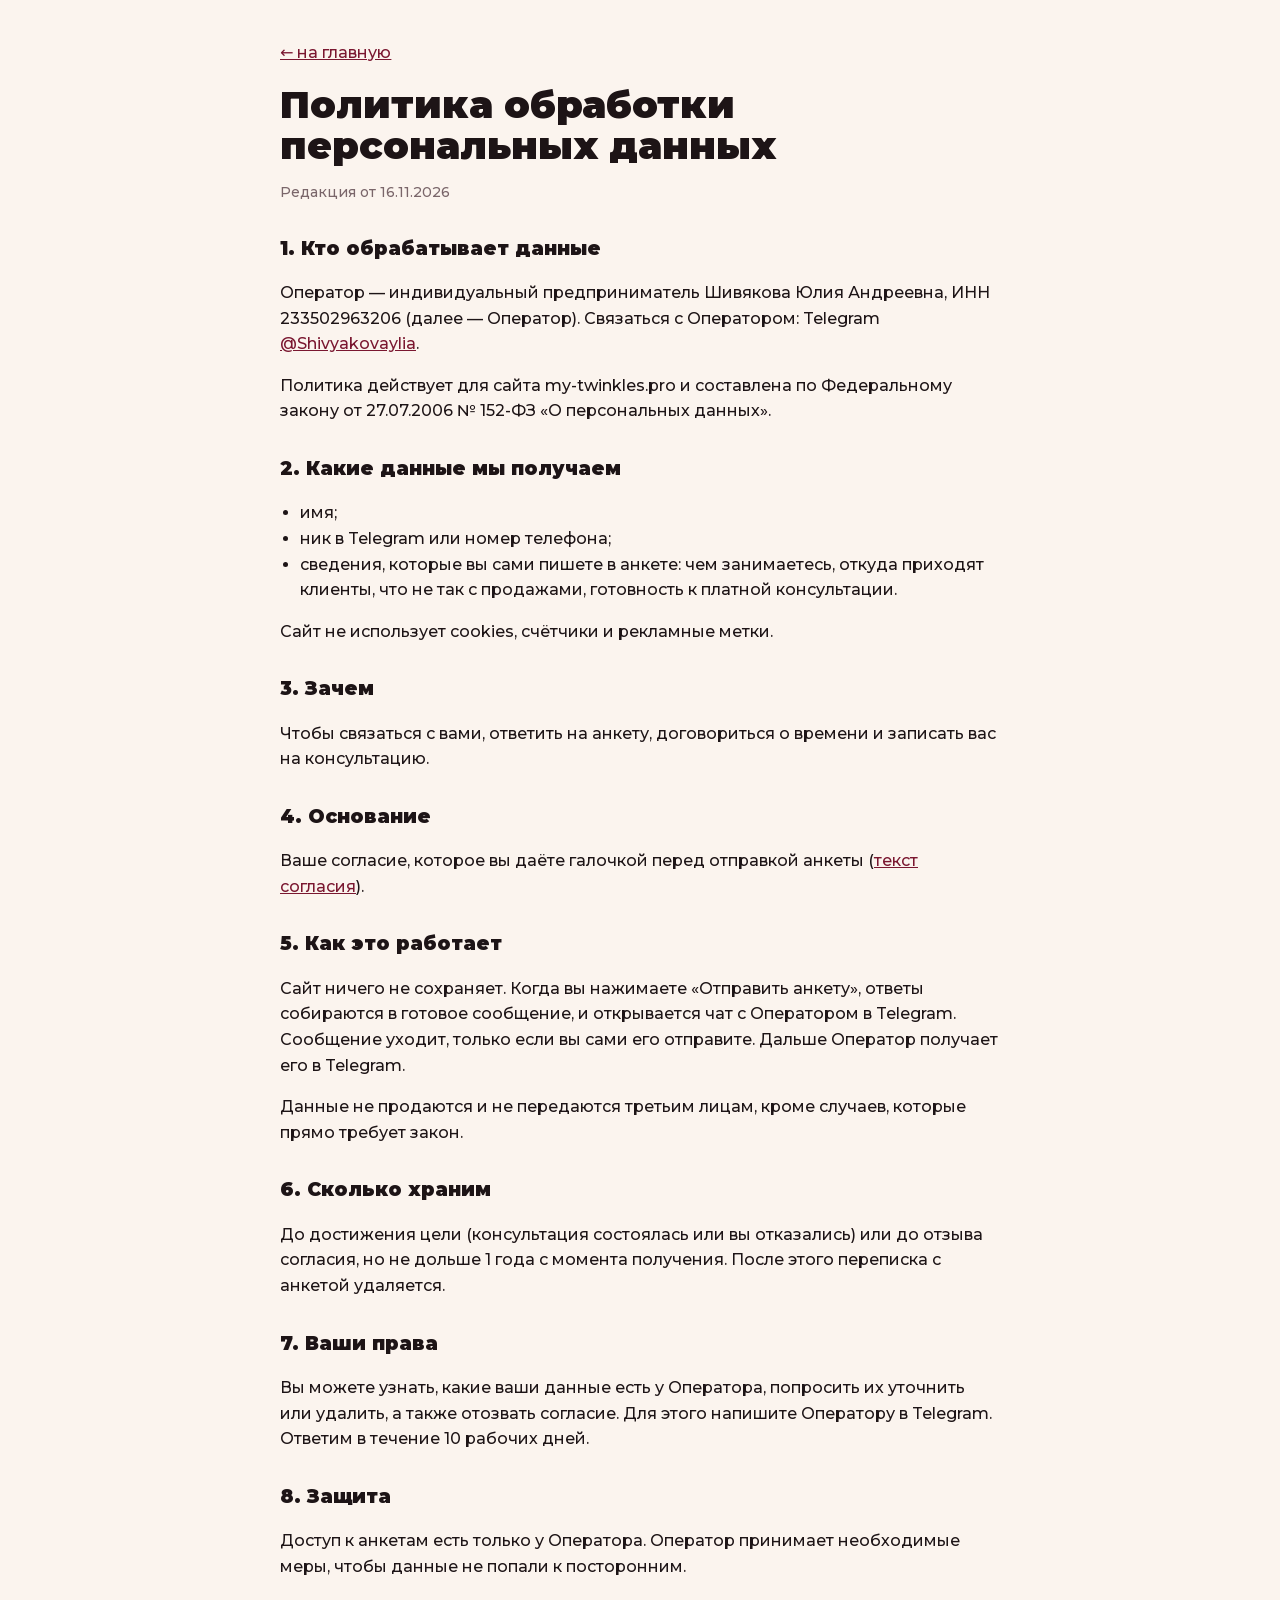
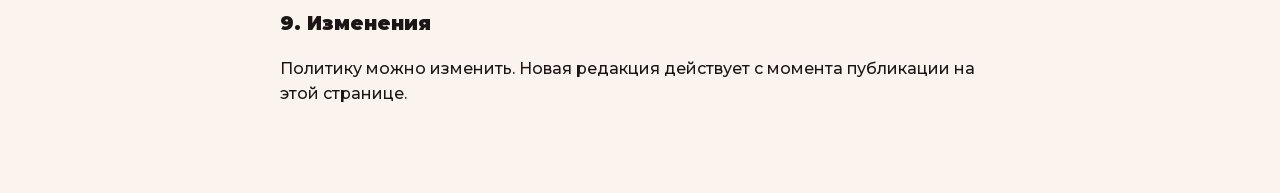
<file: politika.html>
<!doctype html>
<html lang="ru">
<head>
<meta charset="utf-8">
<meta name="viewport" content="width=device-width, initial-scale=1">
<title>Политика обработки персональных данных</title>
<link href="fonts-free/montserrat.css" rel="stylesheet">
<style>
:root{--bordo:#7A1730;--cream:#FBF4EE;--ink:#1d1416;--muted:#7a666a}
*{box-sizing:border-box}
body{margin:0;background:var(--cream);color:var(--ink);font:500 16px/1.6 "Montserrat",system-ui,sans-serif}
.wrap{max-width:760px;margin:0 auto;padding:40px 20px 70px}
a{color:var(--bordo)}
h1{font-weight:900;font-size:clamp(26px,5vw,38px);line-height:1.1;margin:18px 0 8px}
h2{font-weight:900;font-size:19px;margin:30px 0 8px}
.muted{color:var(--muted);font-size:14px}
ul{padding-left:20px}
</style>
</head>
<body><div class="wrap">
<a href="./">← на главную</a>
<h1>Политика обработки персональных данных</h1>
<p class="muted">Редакция от 16.11.2026</p>

<h2>1. Кто обрабатывает данные</h2>
<p>Оператор — индивидуальный предприниматель Шивякова Юлия Андреевна, ИНН 233502963206 (далее — Оператор). Связаться с Оператором: Telegram <a href="https://t.me/Shivyakovaylia">@Shivyakovaylia</a>.</p>
<p>Политика действует для сайта my-twinkles.pro и составлена по Федеральному закону от 27.07.2006 № 152-ФЗ «О персональных данных».</p>

<h2>2. Какие данные мы получаем</h2>
<ul>
<li>имя;</li>
<li>ник в Telegram или номер телефона;</li>
<li>сведения, которые вы сами пишете в анкете: чем занимаетесь, откуда приходят клиенты, что не так с продажами, готовность к платной консультации.</li>
</ul>
<p>Сайт не использует cookies, счётчики и рекламные метки.</p>

<h2>3. Зачем</h2>
<p>Чтобы связаться с вами, ответить на анкету, договориться о времени и записать вас на консультацию.</p>

<h2>4. Основание</h2>
<p>Ваше согласие, которое вы даёте галочкой перед отправкой анкеты (<a href="soglasie.html">текст согласия</a>).</p>

<h2>5. Как это работает</h2>
<p>Сайт ничего не сохраняет. Когда вы нажимаете «Отправить анкету», ответы собираются в готовое сообщение, и открывается чат с Оператором в Telegram. Сообщение уходит, только если вы сами его отправите. Дальше Оператор получает его в Telegram.</p>
<p>Данные не продаются и не передаются третьим лицам, кроме случаев, которые прямо требует закон.</p>

<h2>6. Сколько храним</h2>
<p>До достижения цели (консультация состоялась или вы отказались) или до отзыва согласия, но не дольше 1 года с момента получения. После этого переписка с анкетой удаляется.</p>

<h2>7. Ваши права</h2>
<p>Вы можете узнать, какие ваши данные есть у Оператора, попросить их уточнить или удалить, а также отозвать согласие. Для этого напишите Оператору в Telegram. Ответим в течение 10 рабочих дней.</p>

<h2>8. Защита</h2>
<p>Доступ к анкетам есть только у Оператора. Оператор принимает необходимые меры, чтобы данные не попали к посторонним.</p>

<h2>9. Изменения</h2>
<p>Политику можно изменить. Новая редакция действует с момента публикации на этой странице.</p>
</div></body>
</html>
</file>
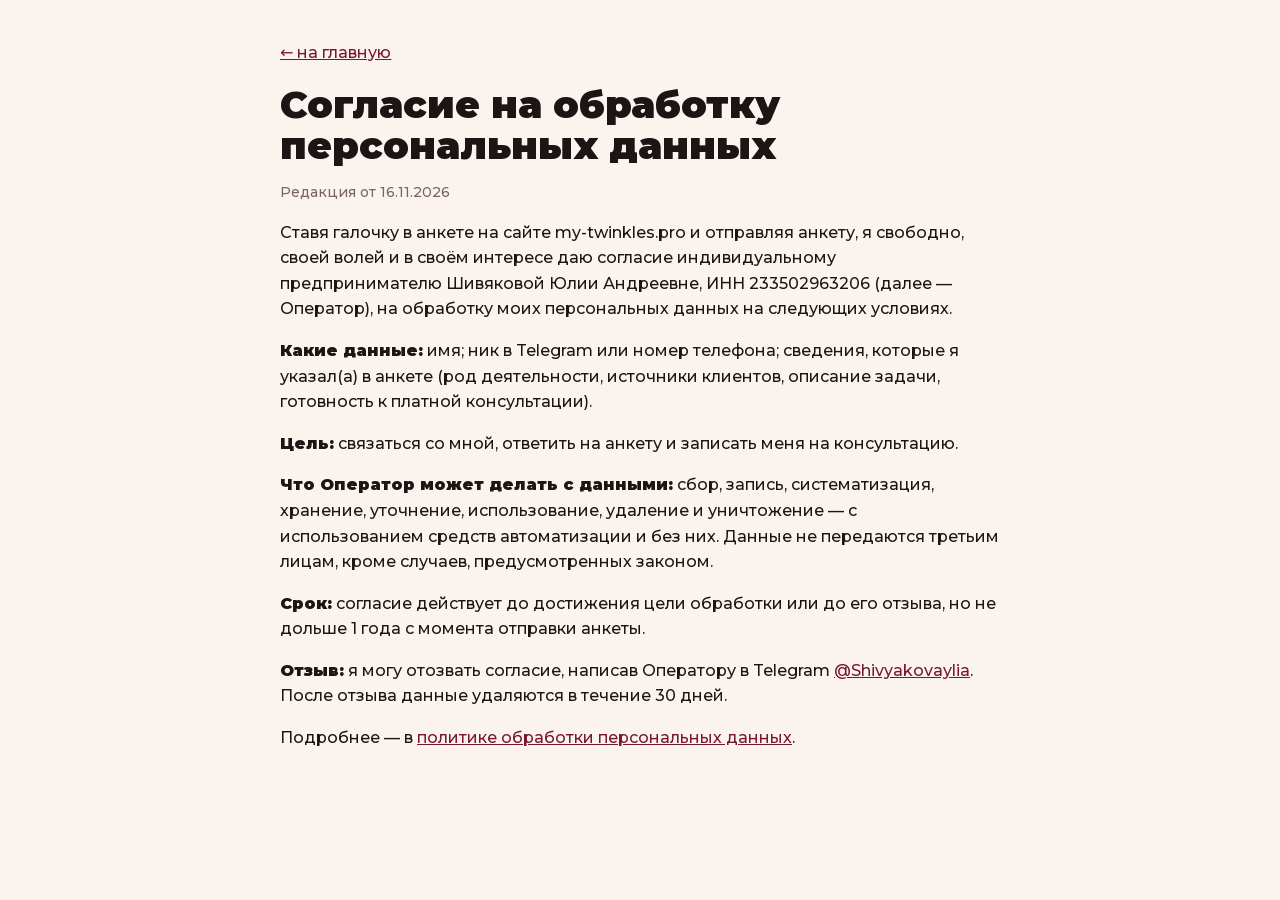
<file: soglasie.html>
<!doctype html>
<html lang="ru">
<head>
<meta charset="utf-8">
<meta name="viewport" content="width=device-width, initial-scale=1">
<title>Согласие на обработку персональных данных</title>
<link href="fonts-free/montserrat.css" rel="stylesheet">
<style>
:root{--bordo:#7A1730;--cream:#FBF4EE;--ink:#1d1416;--muted:#7a666a}
*{box-sizing:border-box}
body{margin:0;background:var(--cream);color:var(--ink);font:500 16px/1.6 "Montserrat",system-ui,sans-serif}
.wrap{max-width:760px;margin:0 auto;padding:40px 20px 70px}
a{color:var(--bordo)}
h1{font-weight:900;font-size:clamp(26px,5vw,38px);line-height:1.1;margin:18px 0 8px}
.muted{color:var(--muted);font-size:14px}
ul{padding-left:20px}
</style>
</head>
<body><div class="wrap">
<a href="./">← на главную</a>
<h1>Согласие на обработку персональных данных</h1>
<p class="muted">Редакция от 16.11.2026</p>

<p>Ставя галочку в анкете на сайте my-twinkles.pro и отправляя анкету, я свободно, своей волей и в своём интересе даю согласие индивидуальному предпринимателю Шивяковой Юлии Андреевне, ИНН 233502963206 (далее — Оператор), на обработку моих персональных данных на следующих условиях.</p>

<p><b>Какие данные:</b> имя; ник в Telegram или номер телефона; сведения, которые я указал(а) в анкете (род деятельности, источники клиентов, описание задачи, готовность к платной консультации).</p>

<p><b>Цель:</b> связаться со мной, ответить на анкету и записать меня на консультацию.</p>

<p><b>Что Оператор может делать с данными:</b> сбор, запись, систематизация, хранение, уточнение, использование, удаление и уничтожение — с использованием средств автоматизации и без них. Данные не передаются третьим лицам, кроме случаев, предусмотренных законом.</p>

<p><b>Срок:</b> согласие действует до достижения цели обработки или до его отзыва, но не дольше 1 года с момента отправки анкеты.</p>

<p><b>Отзыв:</b> я могу отозвать согласие, написав Оператору в Telegram <a href="https://t.me/Shivyakovaylia">@Shivyakovaylia</a>. После отзыва данные удаляются в течение 30 дней.</p>

<p>Подробнее — в <a href="politika.html">политике обработки персональных данных</a>.</p>
</div></body>
</html>
</file>
<file: fonts-free/montserrat.css>
@font-face {  font-family: 'Montserrat';  font-style: normal;  font-weight: 500;  font-display: swap;  src: url(montserrat-500-cyrillic.woff2) format('woff2');  unicode-range: U+0301, U+0400-045F, U+0490-0491, U+04B0-04B1, U+2116;}
@font-face {  font-family: 'Montserrat';  font-style: normal;  font-weight: 500;  font-display: swap;  src: url(montserrat-500-latin.woff2) format('woff2');  unicode-range: U+0000-00FF, U+0131, U+0152-0153, U+02BB-02BC, U+02C6, U+02DA, U+02DC, U+0304, U+0308, U+0329, U+2000-206F, U+20AC, U+2122, U+2191, U+2193, U+2212, U+2215, U+FEFF, U+FFFD;}
@font-face {  font-family: 'Montserrat';  font-style: normal;  font-weight: 900;  font-display: swap;  src: url(montserrat-900-cyrillic.woff2) format('woff2');  unicode-range: U+0301, U+0400-045F, U+0490-0491, U+04B0-04B1, U+2116;}
@font-face {  font-family: 'Montserrat';  font-style: normal;  font-weight: 900;  font-display: swap;  src: url(montserrat-900-latin.woff2) format('woff2');  unicode-range: U+0000-00FF, U+0131, U+0152-0153, U+02BB-02BC, U+02C6, U+02DA, U+02DC, U+0304, U+0308, U+0329, U+2000-206F, U+20AC, U+2122, U+2191, U+2193, U+2212, U+2215, U+FEFF, U+FFFD;}
</file>
